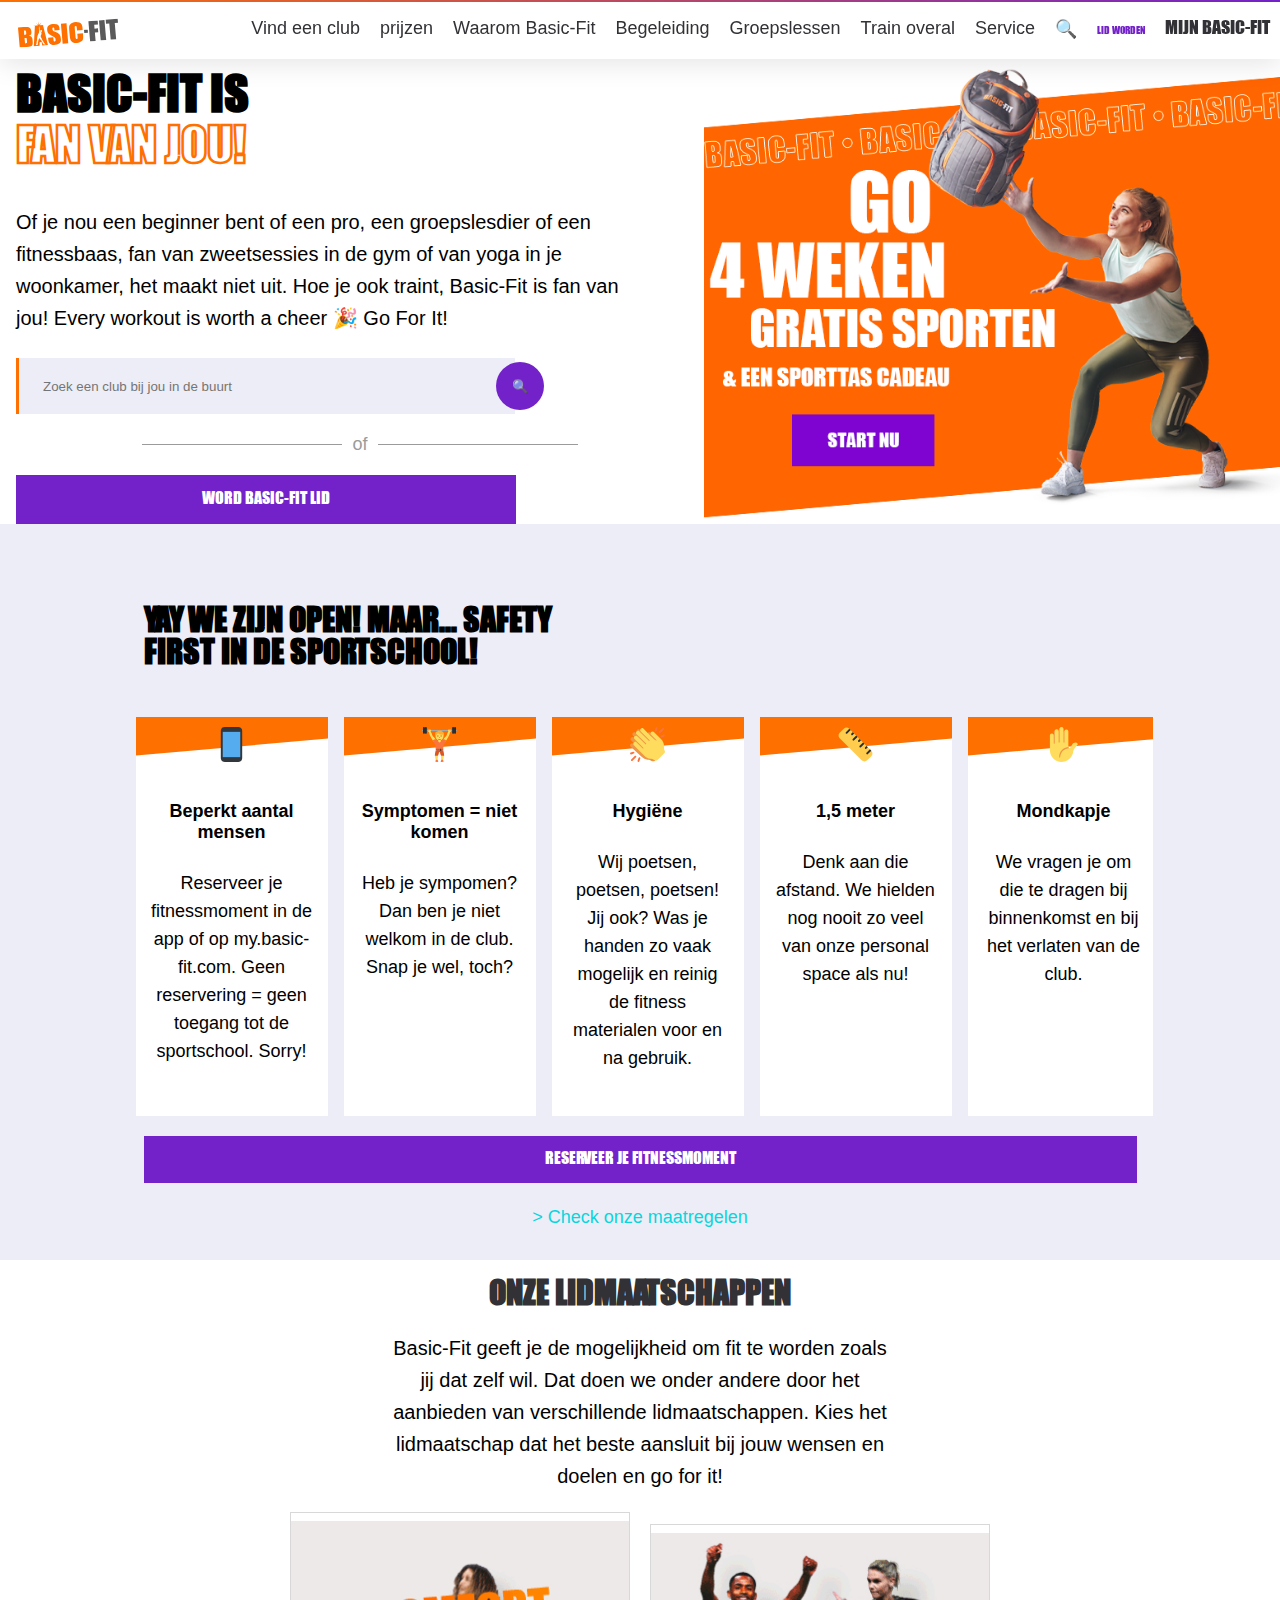
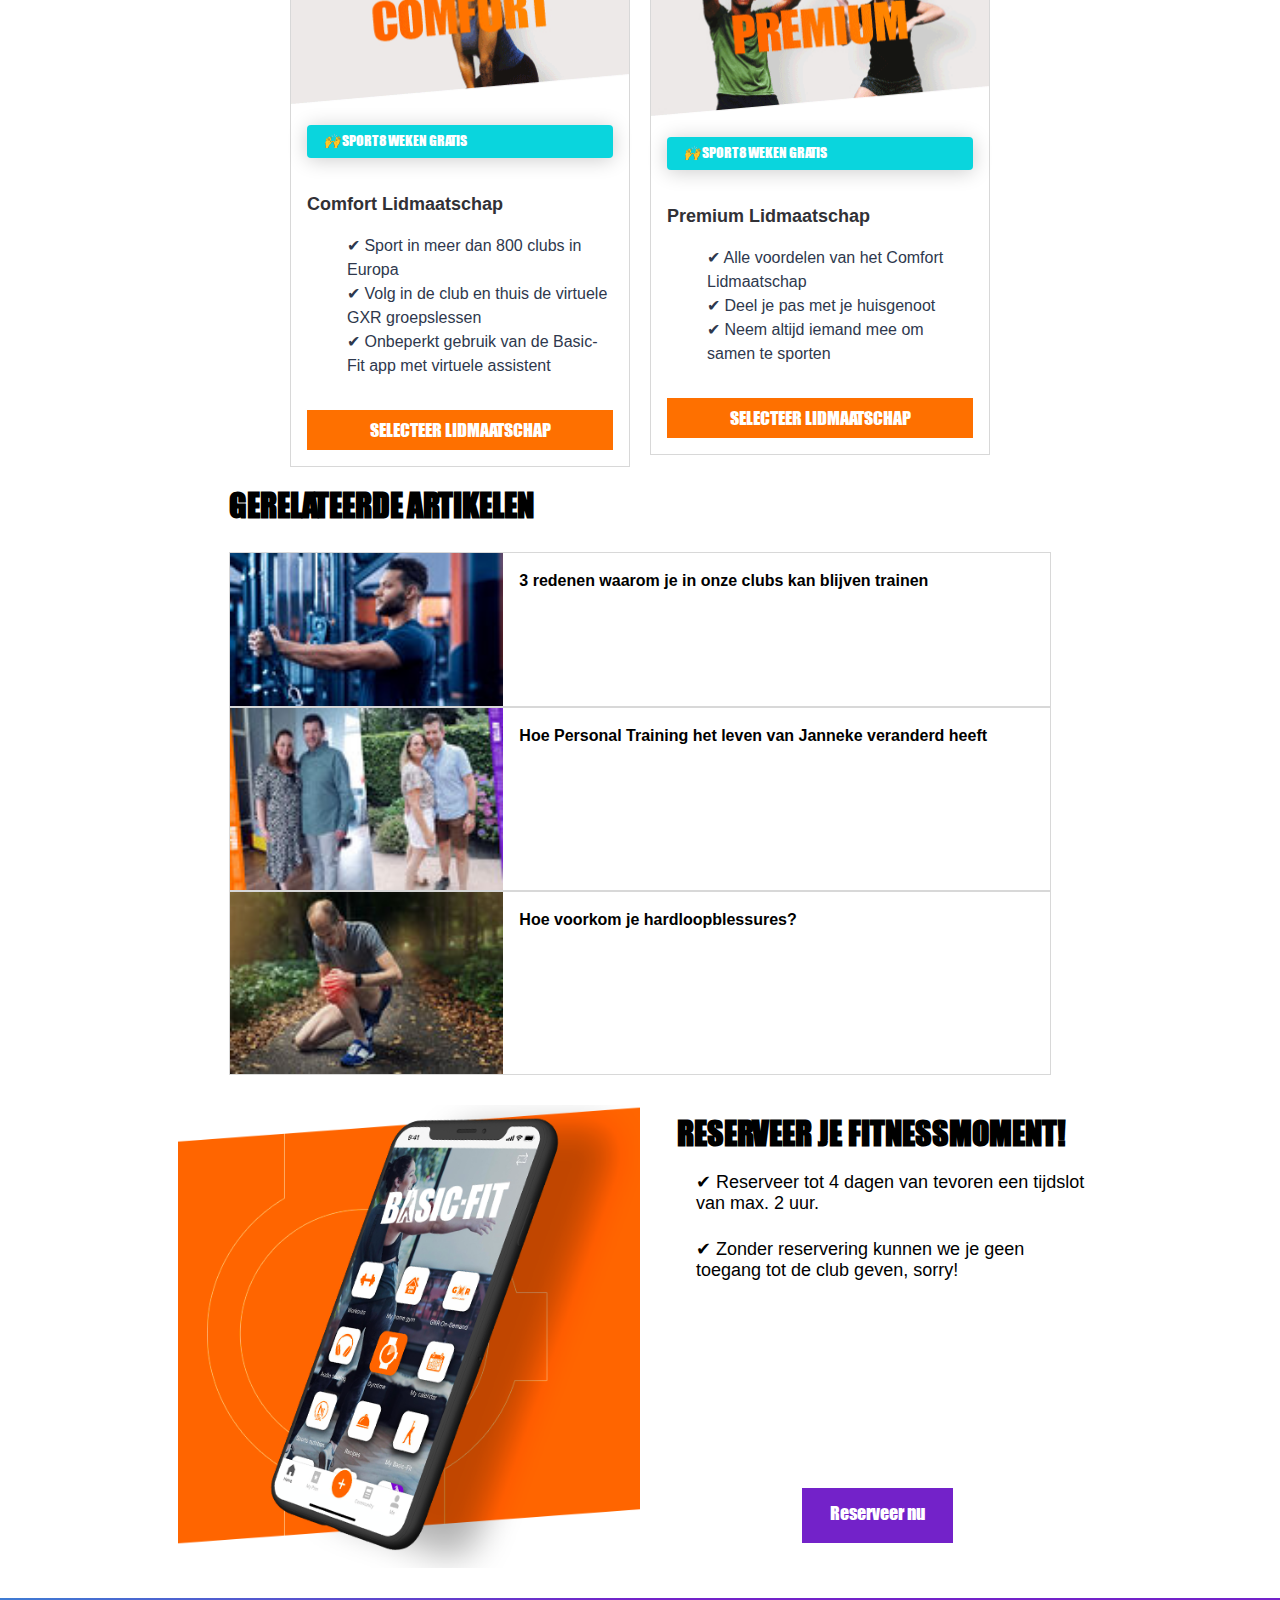
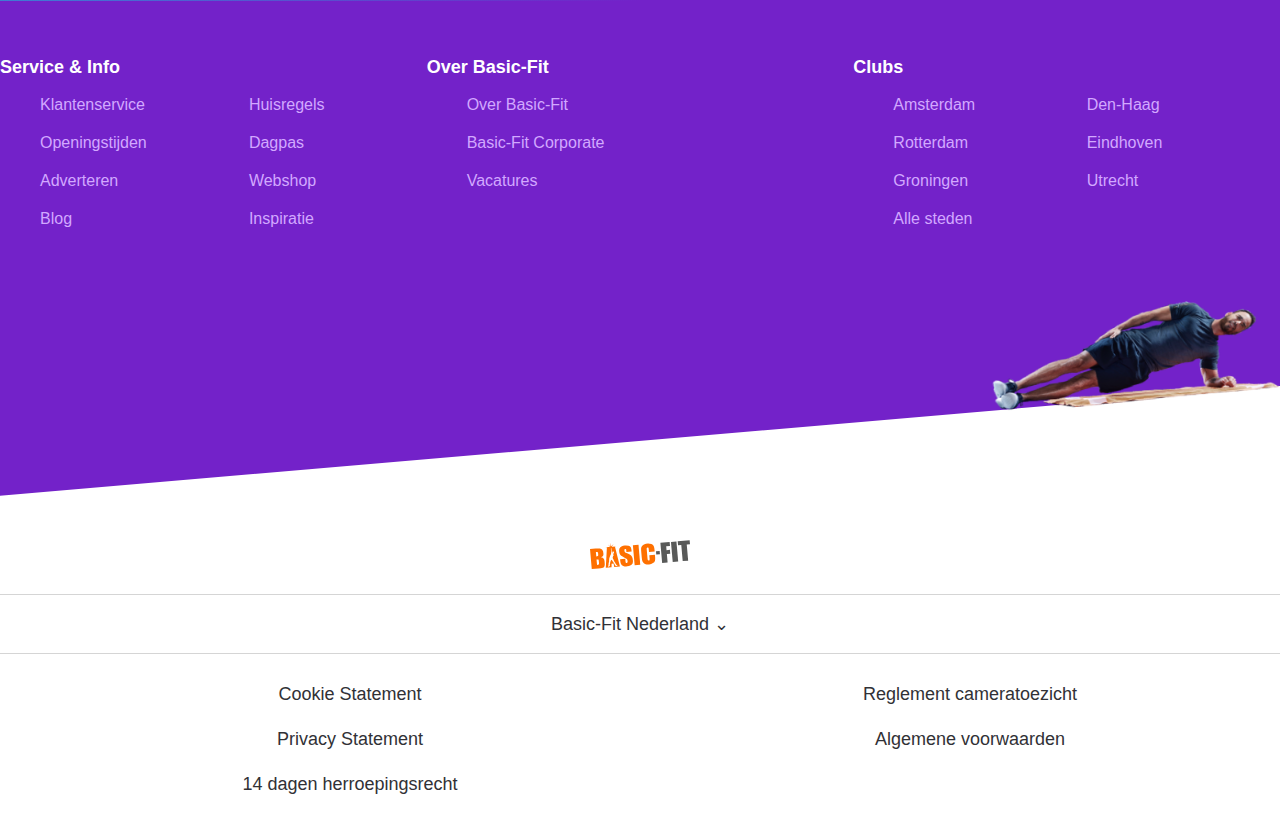
<file: index.html>
<!doctype html>
<html lang="nl">
	<head>
		<meta charset="UTF-8">
		<meta name="author" content="Thasja Thoolen">
		<meta name="viewport" content="width=device-width, initial-scale=1">
		<title>Basic-Fit</title>
		<link href="styles/style.css" rel="stylesheet">
	</head>
	<body>
		<header>
			<nav class='main-nav'>
				<ul>
					<li><button id="hamburgericoon">&#9776;</button></li>
					<li><a class="lidworden" href="">lid worden</a></li>
					<li><a href="">&#x1F50D;</a></li>
					<li class='logolinkstop'><a href='index.html'><img src='images/logo.basicfit.svg' alt='logo basic-fit'></a></li>
				</ul>
			</nav>
			<nav id="nav-desk">
				<ul>
					<li><a id="navzwart" href="">mijn basic-fit</a></li>
					<li><a class="lidworden" href="">lid worden</a></li>
					<li><a href="">&#x1F50D;</a></li>
					<li><a class="paginalinks" href="">Service</a></li>
					<li><a class="paginalinks" href="trainoveral.html">Train overal</a></li>
					<li><a class="paginalinks" href="">Groepslessen</a></li>
					<li><a class="paginalinks" href="">Begeleiding</a></li>
					<li><a class="paginalinks" href="">Waarom Basic-Fit</a></li>
					<li><a class="paginalinks" href="">prijzen</a></li>
					<li><a class="paginalinks" href="">Vind een club</a></li>
					<li class='logolinkstop'><a href='index.html'><img src='images/logo.basicfit.svg' alt='logo basic-fit'></a></li>
				</ul>
			</nav>
			<section id="hamburgermenu" class="js--overlay">
				<p class="logolinkstop"><a href='index.html'><img src='images/logo.basicfit.svg' alt='logo basic-fit'></a></p>
				<button class="closeMobileMenu" id="kruisje">&#10005;</button>
				<ul id="mobileMenu">
					<li><a href="">Vind een club</a></li>
					<li><a href="">Prijzen</a></li>
					<li><a href="">Waarom Basic-Fit</a></li>
					<li><a href="">Begeleiding</a></li>
					<li><a href="">Groepslessen</a></li>
					<li><a href="trainoveral.html">Train overal</a></li>
					<li><a href="">Service</a></li>
					<li><a id="lidwordenkoverlay" href="">lid worden</a></li>
					<div id="nav-seperator"></div>
					<li> <a href="">Mijn basic fit</a></li>
				</ul>
			</section>
		</header>
		<main>
			<section id="hoofdmax">
				<img id="hoofdpagina" src="images/hoofdafbeelding.pagina1.png" alt='go 4 weken gratis sporten en sporttas cadeau'>
				<div id="kopje1" class="zijruimte">
					<h1>
					basic-fit is
					<span>fan van jou!</span>
					</h1>
					<p id="tussentext1">Of je nou een beginner bent of een pro, een groepslesdier of een fitnessbaas, fan van zweetsessies in de gym of van yoga in je woonkamer, het maakt niet uit. Hoe je ook traint, Basic-Fit is fan van jou! Every workout is worth a cheer 🎉 Go For It!</p>
					<form>
						<input type="search" name="searchterm" placeholder="Zoek een club bij jou in de buurt">
						<button id="rondje">&#x1F50D;</button>
					</form>
					<p id="seperator">of</p>
					<a id="paarsebutton" href="">word basic-fit lid</a>
				</div>
			</section>
			
			<section class="zijruimte" id="carouselvak">
				<div id="mediawidth">
					<h2>yay we zijn open! maar... safety first in de sportschool!</h2>
					<div id="carouselrow">
						<article tabindex="0" class="carart">
							<img class="carimg" src="images/icoon.carousel1.svg" alt="icoon telefoon">
							<div class="carouseltekst">
								<h3>Beperkt aantal mensen</h3>
								<p>Reserveer je fitnessmoment in de app of op my.basic-fit.com. Geen reservering = geen toegang tot de sportschool. Sorry!</p>
							</div>
						</article>
						<article tabindex="0" class="carart">
							<img class="carimg" src="images/icoon.carousel2.svg" alt="icoon gewichtheffen">
							<div class="carouseltekst">
								<h3>Symptomen = niet komen</h3>
								<p>Heb je sympomen? Dan ben je niet welkom in de club. Snap je wel, toch?</p>
							</div>
						</article>
						<article tabindex="0" class="carart">
							<img class="carimg" src="images/icoon.carousel3.svg" alt="icoon handen klappen">
							<div class="carouseltekst">
								<h3>Hygiëne</h3>
								<p>Wij poetsen, poetsen, poetsen! Jij ook? Was je handen zo vaak mogelijk en reinig de fitness materialen voor en na gebruik.</p>
							</div>
						</article>
						<article tabindex="0" class="carart">
							<img class="carimg" src="images/icoon.carousel4.svg" alt="icoon lineaal">
							<div class="carouseltekst">
								<h3>1,5 meter</h3>
								<p>Denk aan die afstand. We hielden nog nooit zo veel van onze personal space als nu!</p>
							</div>
						</article>
						<article tabindex="0" class="carart">
							<img class="carimg" src="images/icoon.carousel5.svg" alt="icoon stop gebaar">
							<div class="carouseltekst">
								<h3>Mondkapje</h3>
								<p>We vragen je om die te dragen bij binnenkomst en bij het verlaten van de club.</p>
							</div>
						</article>
					</div>
					<a id="reserveer1" href="">reserveer je fitnessmoment</a>
					<a id="blauwelink" href=""> > Check onze maatregelen</a>
				</div>
			</section>
			<section class="zijruimte">
				<div id="tussentext2">
					<h2>onze lidmaatschappen</h2>
					<p >Basic-Fit geeft je de mogelijkheid om fit te worden zoals jij dat zelf wil. Dat doen we onder andere door het aanbieden van verschillende lidmaatschappen. Kies het lidmaatschap dat het beste aansluit bij jouw wensen en doelen en go for it!</p>
				</div>
				<div id="griddisplay">
					<article class="article">
						<img src="images/video1section3.gif" alt="comfort gif">
						<div class="ruimte">
							<button>
							<i>🙌</i>
							Sport 8 weken gratis
							</button>
							<p class="koptekstartikel">Comfort Lidmaatschap</p>
							<ul>
								<li>&#10004; Sport in meer dan 800 clubs in Europa</li>
								<li>&#10004; Volg in de club en thuis de virtuele GXR groepslessen</li>
								<li>&#10004; Onbeperkt gebruik van de Basic-Fit app met virtuele assistent</li>
							</ul>
							<a tabindex="0" class="oranjeknop">selecteer lidmaatschap</a>
						</div>
					</article>
					<article class="article">
						<img src="images/video2section3.gif" alt="premium gif">
						<div class="ruimte">
							<button>
							<i>🙌</i>
							Sport 8 weken gratis
							</button>
							<p class="koptekstartikel">Premium Lidmaatschap</p>
							<ul>
								<li>&#10004; Alle voordelen van het Comfort Lidmaatschap</li>
								<li>&#10004; Deel je pas met je huisgenoot</li>
								<li>&#10004; Neem altijd iemand mee om samen te sporten</li>
							</ul>
							<a tabindex="0" class="oranjeknop">selecteer lidmaatschap</a>
						</div>
					</article>
				</div>
			</section>
			
			<section id="gerelateerde" class="zijruimte">
				<h2>Gerelateerde artikelen</h2>
				<div class="nieuws">
					<img src="images/foto3.section4.jpg" alt="man op sport apparaat">
					<p>3 redenen waarom je in onze clubs kan blijven trainen</p>
				</div>
				<div class="nieuws">
					<img src="images/foto1.section4.jpg" alt="koppel voor en na het afvallen">
					<p>
					Hoe Personal Training het leven van Janneke veranderd heeft</p>
				</div>
				<div class="nieuws">
					<img src="images/foto2.section4.jpg" alt="man met geblesseerde knie">
					<p>Hoe voorkom je hardloopblessures?</p>
				</div>
			</section>
			<section id="laatstesection">
				<img id="laatstebanner" src="images/banner.section4.png" alt="basic-fit app op mobiel">
				<div id="laatstemaintekst" class="zijruimte">
					<h2>Reserveer je fitnessmoment!</h2>
					<ul>
						<li>&#10004; Reserveer tot 4 dagen van tevoren een tijdslot van max. 2 uur.</li>
						<li>&#10004; Zonder reservering kunnen we je geen toegang tot de club geven, sorry!</li>
					</ul>
					<a id="reserveerpaars" href="">Reserveer nu</a>
				</div>
			</section>
			<script src="scripts/script.js"></script>
		</main>
		
		<footer>
			<section id="footerpaars">
				<div id="flexfooter">
					<div>
						<h3>Service & Info</h3>
						<ul id="footer1" class="footerlinks">
							<li><a href="">Klantenservice</a></li>
							<li><a href="">Huisregels</a></li>
							<li><a href="">Openingstijden</a></li>
							<li><a href="">Dagpas</a></li>
							<li><a href="">Adverteren</a></li>
							<li><a href="">Webshop</a></li>
							<li><a href="">Blog</a></li>
							<li><a href="">Inspiratie</a></li>
						</ul>
					</div>
					<div>
						<h3>Over Basic-Fit</h3>
						<div >
							<ul class="footerlinks" id="footer2">
								<li><a href="">Over Basic-Fit</a></li>
								<li><a href="">Basic-Fit Corporate</a></li>
								<li><a href="">Vacatures</a></li>
							</ul>
						</div>
					</div>
					<div>
						<h3>Clubs</h3>
						<div >
							<ul class="footerlinks" id="footer3">
								<li><a href="">Amsterdam</a></li>
								<li><a href="">Den-Haag</a></li>
								<li><a href="">Rotterdam</a></li>
								<li><a href="">Eindhoven</a></li>
								<li><a href="">Groningen</a></li>
								<li><a href="">Utrecht</a></li>
								<li><a href="">Alle steden</a></li>
							</ul>
						</div>
					</div>
				</div>
				<img id="manopzij" src="images/foto1.footer.png" alt="man in zijwaardse plank houding">
				<img id= "achtergrondman" src="images/witschuin.svg" alt="achtergrond van de man in plank houding">
			</section>
			<section>
				<div id="basiclogo">
					<a href='index.html'><img src='images/logo.basicfit.svg' alt='logo basic-fit'></a>
				</div>
				<div>
					<div class="footer-seperator"></div>
					<p tabindex="0" id="center">Basic-Fit Nederland &#8964;</p>
					<div class="footer-seperator"></div>
				</div>
				
				<ul id="tekstwitfooter">
					<li><a id="grid1" href="">Cookie Statement</a></li>
					<li><a href="">Reglement cameratoezicht</a></li>
					<li><a href="">Privacy Statement</a></li>
					<li><a href="">Algemene voorwaarden</a></li>
					<li><a href="">14 dagen herroepingsrecht</a></li>
				</ul>
				
			</section>
		</footer>
	</body>
	
</html>
</file>
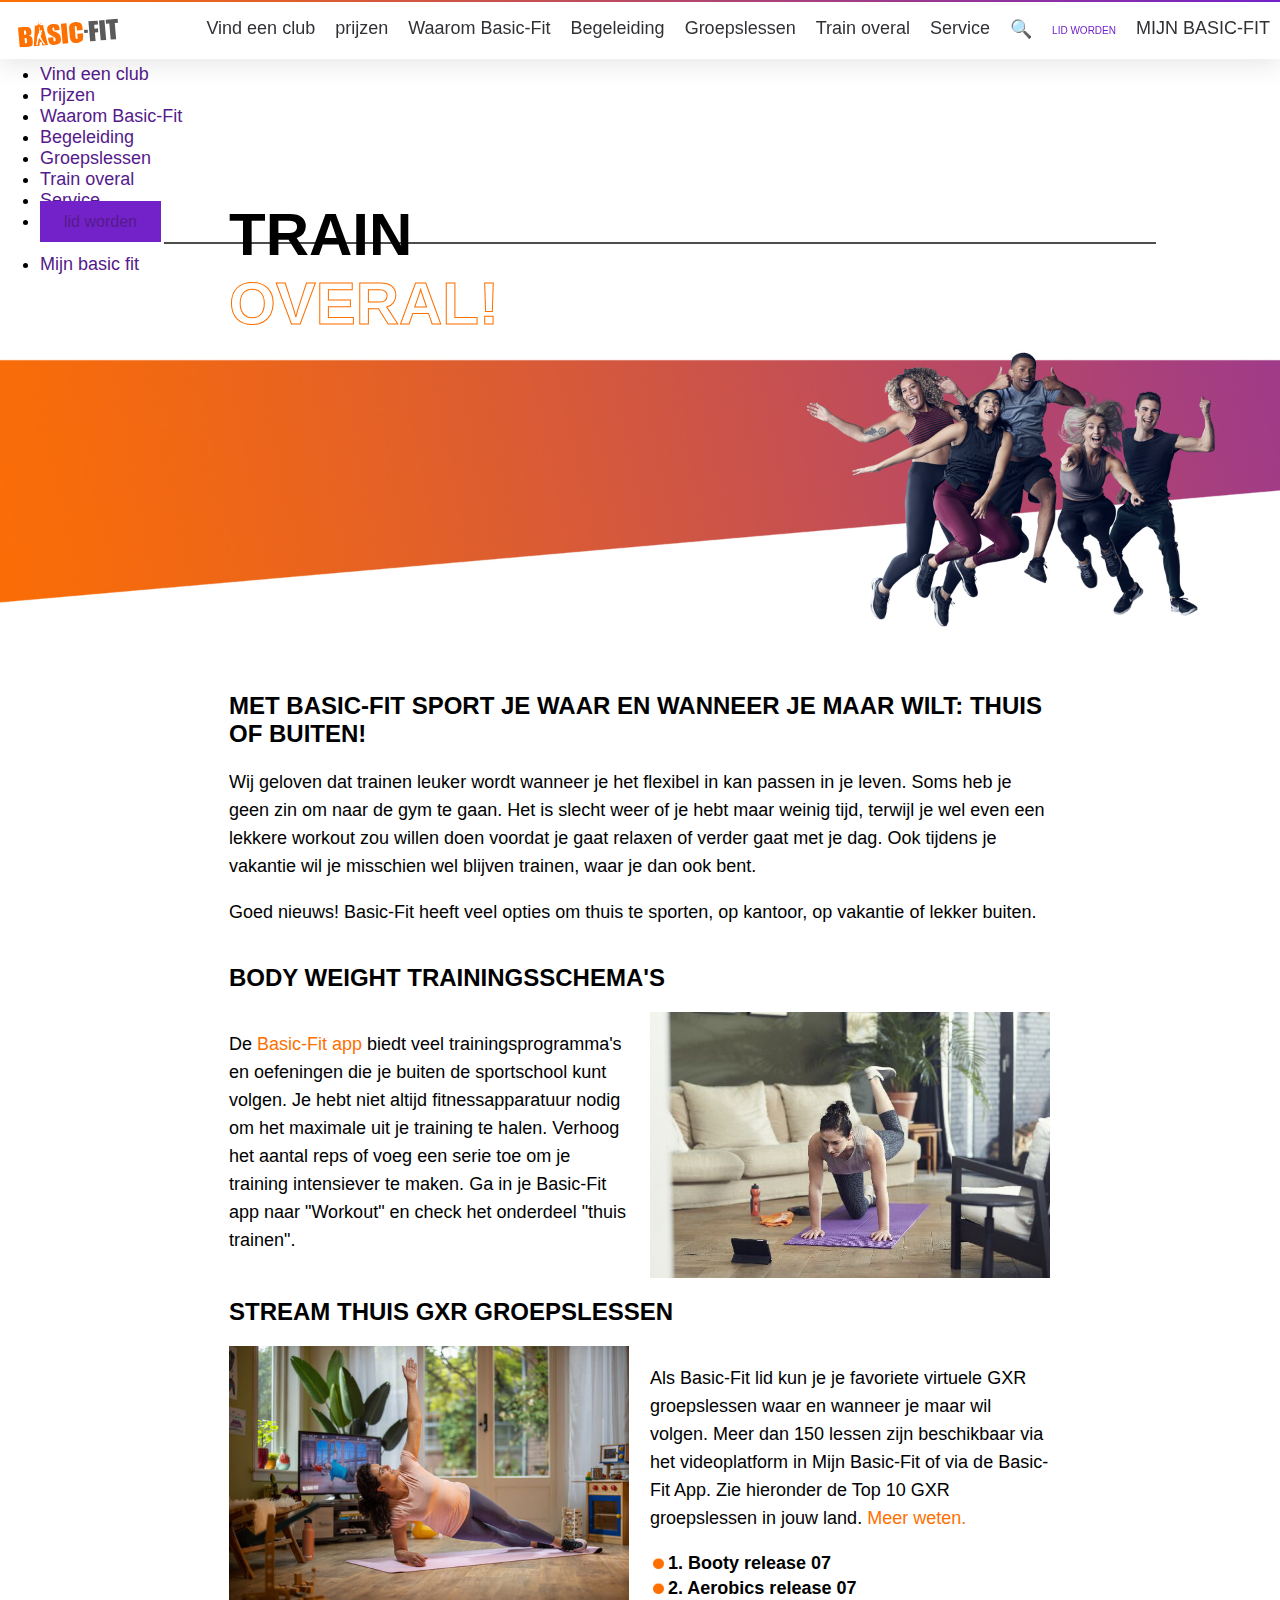
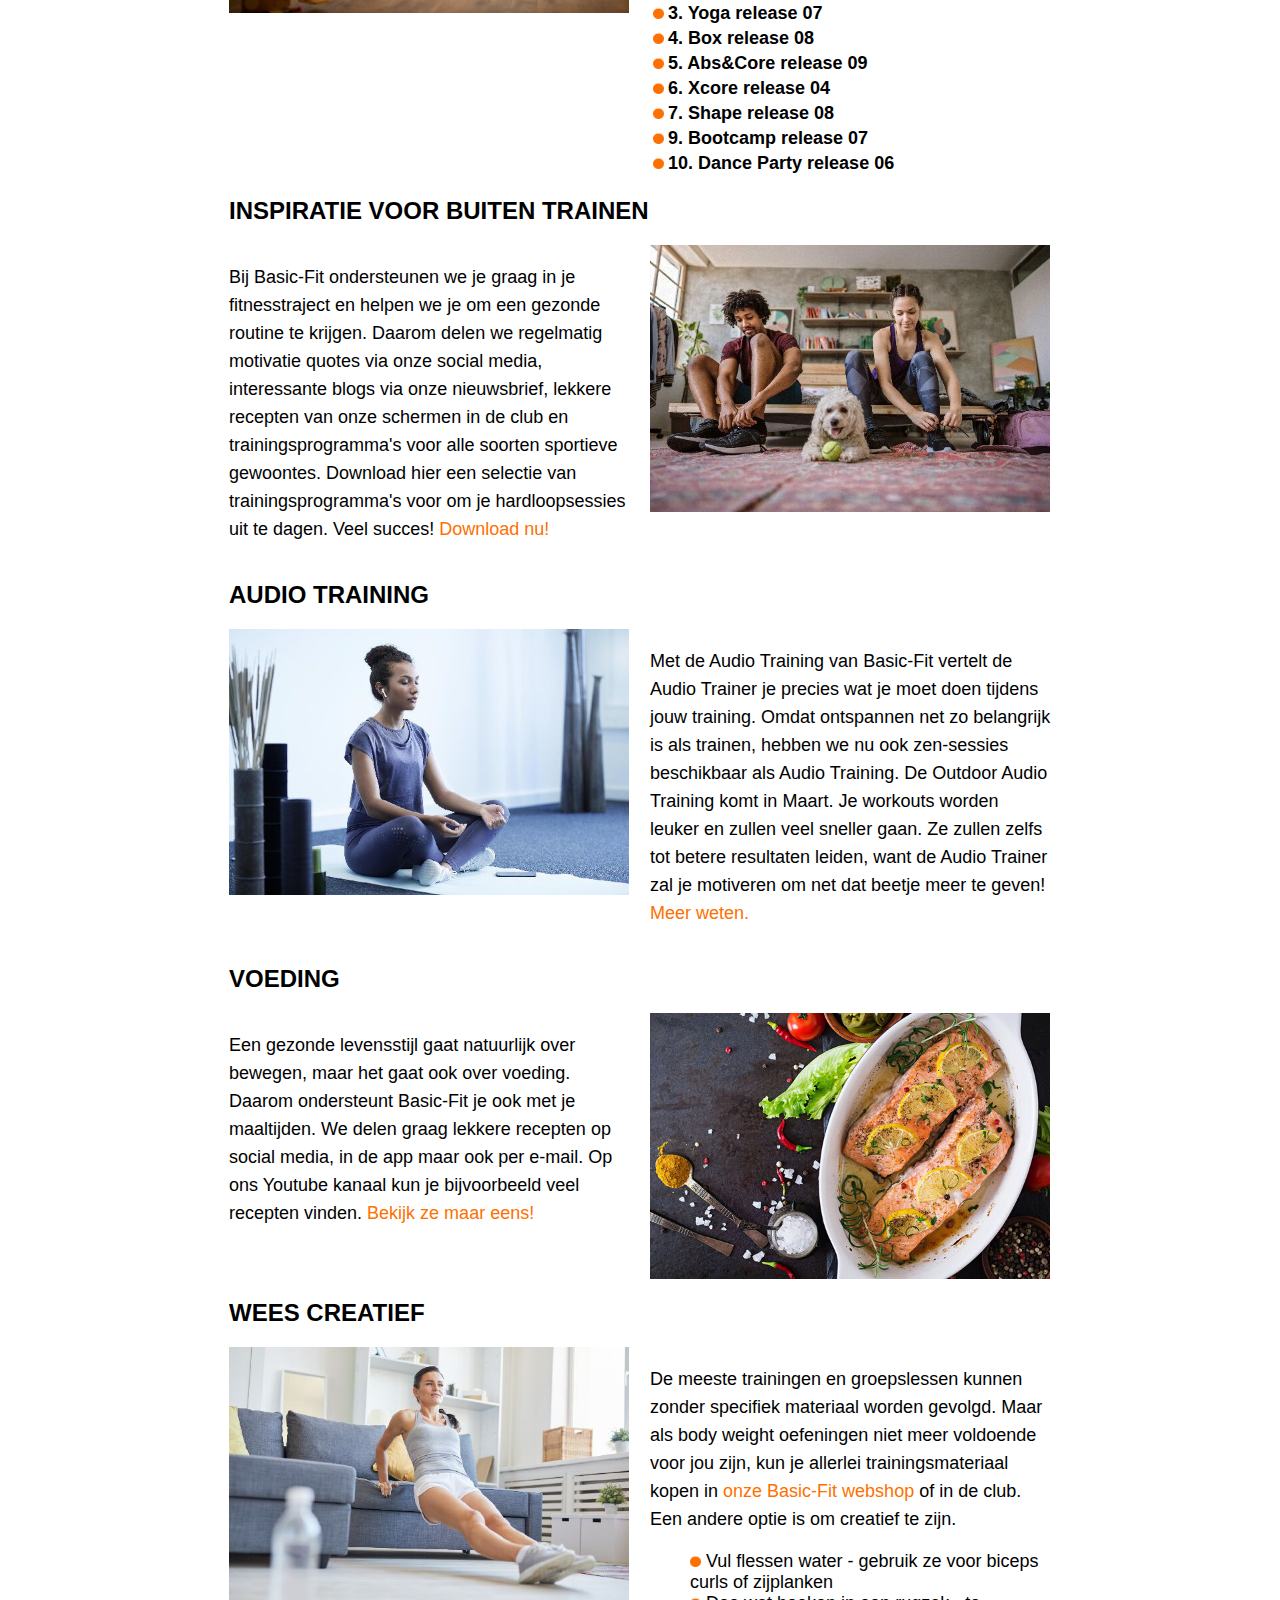
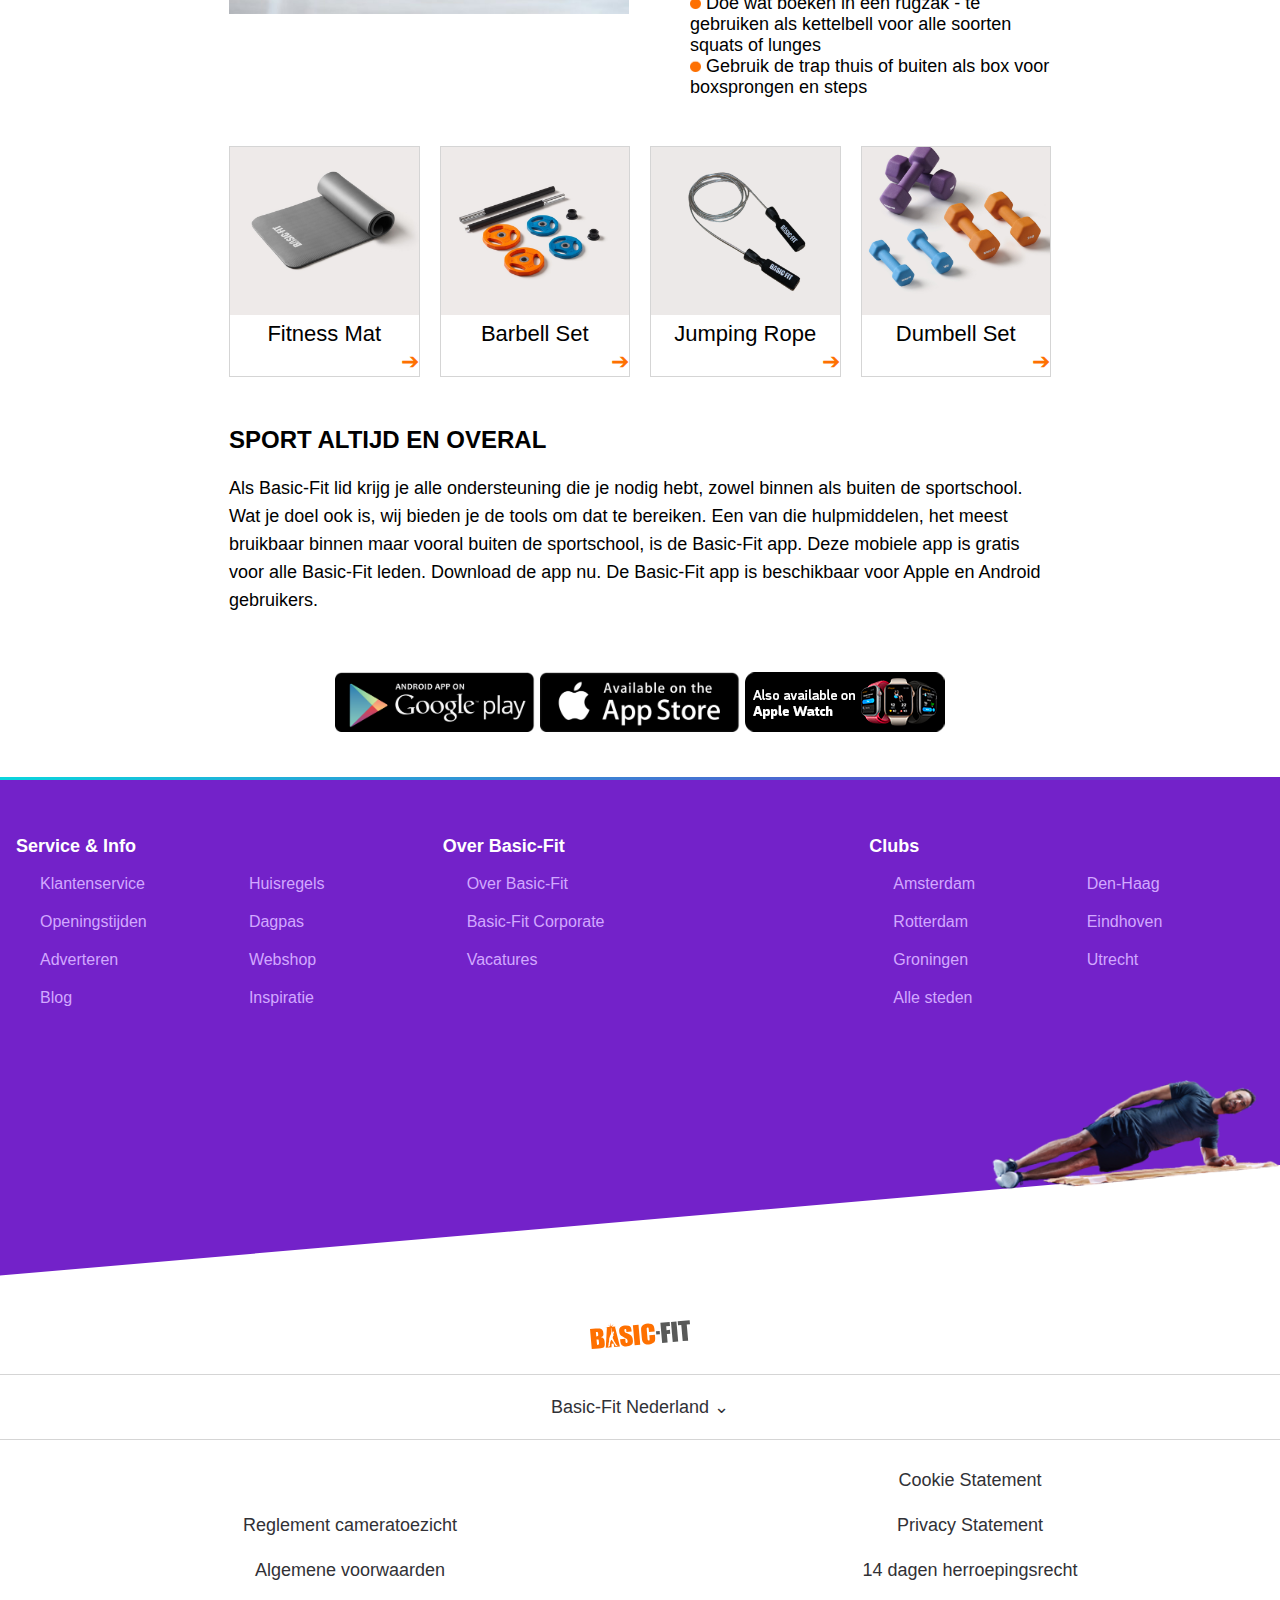
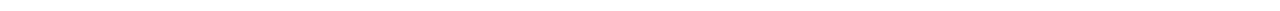
<file: pagina2.html>
<!doctype html>
<html lang="nl">
	<body>
		<head>
			<meta charset="UTF-8">
			<meta name="author" content="jouw naam">
			<meta name="viewport" content="width=device-width, initial-scale=1">
			<title>Train overal</title>
			<link href="styles/stylepagina2.css" rel="stylesheet">
		</head>
		<body>
			<header>
				<nav class='main-nav'>
					<ul>
						<li onclick="mobileNavOpen()">&#9776;</li>
						<li><a class="lidworden" href="">lid worden</a></li>
						<li><a href="">&#x1F50D;</a></li>
						<li class='logolinkstop'><a href='index.html'><img src='images/logo.basicfit.svg' alt='logo basic-fit'></a></li>
					</ul>
				</nav>
				<nav id="nav-desk">
					<ul>
						<li><a id="navzwart" href="">mijn basic-fit</a></li>
						<li><a class="lidworden" href="">lid worden</a></li>
						<li><a href="">&#x1F50D;</a></li>
						<li><a class="paginalinks" href="">Service</a></li>
						<li><a class="paginalinks" href="pagina2.html">Train overal</a></li>
						<li><a class="paginalinks" href="">Groepslessen</a></li>
						<li><a class="paginalinks" href="">Begeleiding</a></li>
						<li><a class="paginalinks" href="">Waarom Basic-Fit</a></li>
						<li><a class="paginalinks" href="">prijzen</a></li>
						<li><a class="paginalinks" href="">Vind een club</a></li>
						<li class='logolinkstop'><a href='index.html'><img src='images/logo.basicfit.svg' alt='logo basic-fit'></a></li>
					</ul>
				</nav>
				<section onclick="mobileNavClose()" id="js--overlay">
					<p class="logolinkstop"><a href='index.html'><img src='images/logo.basicfit.svg' alt='logo basic-fit'></a></p>
					<p id="closeMobileMenu" onclick="mobileNavClose()">&#10005;</p>
					<ul id="mobileMenu">
						<li> <a href="">Vind een club</a> </li>
						<li> <a href="">Prijzen</a> </li>
						<li> <a href="">Waarom Basic-Fit</a> </li>
						<li> <a href="">Begeleiding</a> </li>
						<li> <a href="">Groepslessen</a> </li>
						<li> <a href="">Train overal</a> </li>
						<li> <a href="">Service</a> </li>
						<li><a id="lidwordenkoverlay" href="">lid worden</a></li>
						<div id="nav-seperator"></div>
						<li> <a href="">Mijn basic fit</a> </li>
					</ul>
				</section>
			</header>
			<div id="hoofdimage">
				<img  src="images/hoofdfotopagina2.1.jpg" alt=''>
			</div>
			<div id="hoofdimagedesk">
				<img src="images/hoofdfotopagina2.jpg">
			</div>
			<main id="zijruimte">
				<section>
					<h1>
					train
					<span id="titeloranje">overal!</span>
					</h1>
				</section>
				
				<section id="eerstetekst">
					<h2>met basic-fit sport je waar en wanneer je maar wilt: thuis of buiten!</h2>
					<p>Wij geloven dat trainen leuker wordt wanneer je het flexibel in kan passen in je leven. Soms heb je geen zin om naar de gym te gaan. Het is slecht weer of je hebt maar weinig tijd, terwijl je wel even een lekkere workout zou willen doen voordat je gaat relaxen of verder gaat met je dag. Ook tijdens je vakantie wil je misschien wel blijven trainen, waar je dan ook bent.</p>
					<p>Goed nieuws! Basic-Fit heeft veel opties om thuis te sporten, op kantoor, op vakantie of lekker buiten.</p>
				</section>
				
				<section id="gridcontainer">
					<h2 class="gridspan">body weight trainingsschema's</h2>
					<p> De <span class="orajetekst">Basic-Fit app</span> biedt veel trainingsprogramma's en oefeningen die je buiten de sportschool kunt volgen. Je hebt niet altijd fitnessapparatuur nodig om het maximale uit je training te halen. Verhoog het aantal reps of voeg een serie toe om je training intensiever te maken. Ga in je Basic-Fit app naar "Workout" en check het onderdeel "thuis trainen".</p>
					<img class="gridimg" src="images/imgsection2.jpg">
					
					<h2 class="gridspan">stream thuis gxr groepslessen</h2>
					<img class="gridimg" src="images/imgsection3.jpg">
					<div>
						<p>Als Basic-Fit lid kun je je favoriete virtuele GXR groepslessen waar en wanneer je maar wil volgen. Meer dan 150 lessen zijn beschikbaar via het videoplatform in Mijn Basic-Fit of via de Basic-Fit App. Zie hieronder de Top 10 GXR groepslessen in jouw land. <span class="orajetekst">Meer weten.</span></p>
						<table>
							<tr>
								<th><img src="images/tabledot.jpg"></th>
								<th>1. Booty release 07</th>
							</tr>
							<tr>
								<th><img class='dot' src="images/tabledot.jpg"></th>
								<th>2. Aerobics release 07</th>
							</tr>
							<tr>
								<th><img src="images/tabledot.jpg"></th>
								<th>3. Yoga release 07</th>
							</tr>
							<tr>
								<th><img src="images/tabledot.jpg"></th>
								<th>4. Box release 08</th>
							</tr>
							<tr>
								<th><img src="images/tabledot.jpg"></th>
								<th>5. Abs&Core release 09</th>
							</tr>
							<tr>
								<th><img src="images/tabledot.jpg"></th>
								<th>6. Xcore release 04</th>
							</tr>
							<tr>
								<th><img src="images/tabledot.jpg"></th>
								<th>7. Shape release 08</th>
							</tr>
							<tr>
								<th><img src="images/tabledot.jpg"></th>
								<th>9. Bootcamp release 07</th>
							</tr>
							<tr>
								<th><img src="images/tabledot.jpg"></th>
								<th>10. Dance Party release 06</th>
							</tr>
						</table>
					</div>
					<h2 class="gridspan">inspiratie voor buiten trainen</h2>
					<p>Bij Basic-Fit ondersteunen we je graag in je fitnesstraject en helpen we je om een gezonde routine te krijgen. Daarom delen we regelmatig motivatie quotes via onze social media, interessante blogs via onze nieuwsbrief, lekkere recepten van onze schermen in de club en trainingsprogramma's voor alle soorten sportieve gewoontes. Download hier een selectie van trainingsprogramma's voor om je hardloopsessies uit te dagen. Veel succes! <span class="orajetekst">Download nu!</span></p>
					<img class="gridimg" src="images/imgsection4.jpg">
					
					<h2 class="gridspan">audio training</h2>
					<img class="gridimg" src="images/imgsection5.jpg" >
					<p>Met de Audio Training van Basic-Fit vertelt de Audio Trainer je precies wat je moet doen tijdens jouw training. Omdat ontspannen net zo belangrijk is als trainen, hebben we nu ook zen-sessies beschikbaar als Audio Training. De Outdoor Audio Training komt in Maart. Je workouts worden leuker en zullen veel sneller gaan. Ze zullen zelfs tot betere resultaten leiden, want de Audio Trainer zal je motiveren om net dat beetje meer te geven! <span class="orajetekst">Meer weten.</span></p>
					<h2 class="gridspan">voeding</h2>
					<p>Een gezonde levensstijl gaat natuurlijk over bewegen, maar het gaat ook over voeding. Daarom ondersteunt Basic-Fit je ook met je maaltijden. We delen graag lekkere recepten op social media, in de app maar ook per e-mail. Op ons Youtube kanaal kun je bijvoorbeeld veel recepten vinden. <span class="orajetekst">Bekijk ze maar eens!</span></p>
					<img class="gridimg" src="images/imgsection6.jpg">
					<h2 class="gridspan">wees creatief</h2>
					<img class="gridimg" src="images/imgsection7.jpg">
					<div>
						<p>De meeste trainingen en groepslessen kunnen zonder specifiek materiaal worden gevolgd. Maar als body weight oefeningen niet meer voldoende voor jou zijn, kun je allerlei trainingsmateriaal kopen in <span class="orajetekst">onze Basic-Fit webshop</span> of in de club. Een andere optie is om creatief te zijn.</p>
						<ul id="laatstelist">
							<li><img src="images/tabledot.jpg"> Vul flessen water - gebruik ze voor biceps curls of zijplanken</li>
							<li><img src="images/tabledot.jpg"> Doe wat boeken in een rugzak - te gebruiken als kettelbell voor alle soorten squats of lunges</li>
							<li><img src="images/tabledot.jpg"> Gebruik de trap thuis of buiten als box voor boxsprongen en steps</li>
						</ul>
					</div>
				</section>
				<section id="producten">
					<div class="productbox">
						<img src="images/section8.1.jpg">
						<p>Fitness Mat</p>
						<p class="pijloranje">&#10132;</p>
					</div>
					<div class="productbox">
						<img src="images/section8.2.jpg">
						<p>Barbell Set</p>
						<p class="pijloranje">&#10132;</p>
					</div>
					<div class="productbox">
						<img src="images/section8.3.png">
						<p>Jumping Rope</p>
						<p class="pijloranje">&#10132;</p>
					</div>
					<div class="productbox">
						<img src="images/section8.4.jpg">
						<p>Dumbell Set</p>
						<p class="pijloranje">&#10132;</p>
					</div>
				</section>
				<section>
					<h2> sport altijd en overal</h2>
					<p>Als Basic-Fit lid krijg je alle ondersteuning die je nodig hebt, zowel binnen als buiten de sportschool. Wat je doel ook is, wij bieden je de tools om dat te bereiken. Een van die hulpmiddelen, het meest bruikbaar binnen maar vooral buiten de sportschool, is de Basic-Fit app. Deze mobiele app is gratis voor alle Basic-Fit leden. Download de app nu. De Basic-Fit app is beschikbaar voor Apple en Android gebruikers.</p>
					<div id='laatstetekst'>
						<img src="images/googleappstore.png">
						<img src="images/appleappstore.png">
						<img src="images/watchappstore.png">
					</div>
				</section>
				<script src="scripts/script.js"></script>
			</main>
			
			<footer>
				<section id="footerpaars">
					<div id="flexfooter">
						<div>
							<h3>Service & Info</h3>
							<ul id="footer1" class="footerlinks">
								<li><a href="">Klantenservice</a></li>
								<li><a href="">Huisregels</a></li>
								<li><a href="">Openingstijden</a></li>
								<li><a href="">Dagpas</a></li>
								<li><a href="">Adverteren</a></li>
								<li><a href="">Webshop</a></li>
								<li><a href="">Blog</a></li>
								<li><a href="">Inspiratie</a></li>
							</ul>
						</div>
						<div>
							<h3>Over Basic-Fit</h3>
							<div>
								<ul class="footerlinks" id="footer2">
									<li><a href="">Over Basic-Fit</a></li>
									<li><a href="">Basic-Fit Corporate</a></li>
									<li><a href="">Vacatures</a></li>
								</ul>
							</div>
						</div>
						<div>
							<h3>Clubs</h3>
							<div >
								<ul class="footerlinks" id="footer3">
									<li><a href="">Amsterdam</a></li>
									<li><a href="">Den-Haag</a></li>
									<li><a href="">Rotterdam</a></li>
									<li><a href="">Eindhoven</a></li>
									<li><a href="">Groningen</a></li>
									<li><a href="">Utrecht</a></li>
									<li><a href="">Alle steden</a></li>
								</ul>
							</div>
						</div>
					</div>
					<img id="manopzij" src="images/foto1.footer.png">
					<img id= "achtergrondman" src="images/witschuin.svg">
				</section>
				<section>
					<div id="basiclogo">
						<a  href='index.html'><img src='images/logo.basicfit.svg' alt='logo basic-fit'>
						</div>
						<div>
							<div class="footer-seperator"></div>
							<p id="center">Basic-Fit Nederland &#8964;</p>
							<div class="footer-seperator"></div>
						</div>
						
						<ul id="tekstwitfooter">
							<li><a id="grid1" href="">Cookie Statement</a></li>
							<li><a href="">Reglement cameratoezicht</a></li>
							<li><a href="">Privacy Statement</a></li>
							<li><a href="">Algemene voorwaarden</a></li>
							<li><a href="">14 dagen herroepingsrecht</a></li>
						</ul>
						
					</section>
				</footer>
			</body>
			
		</html>
</file>
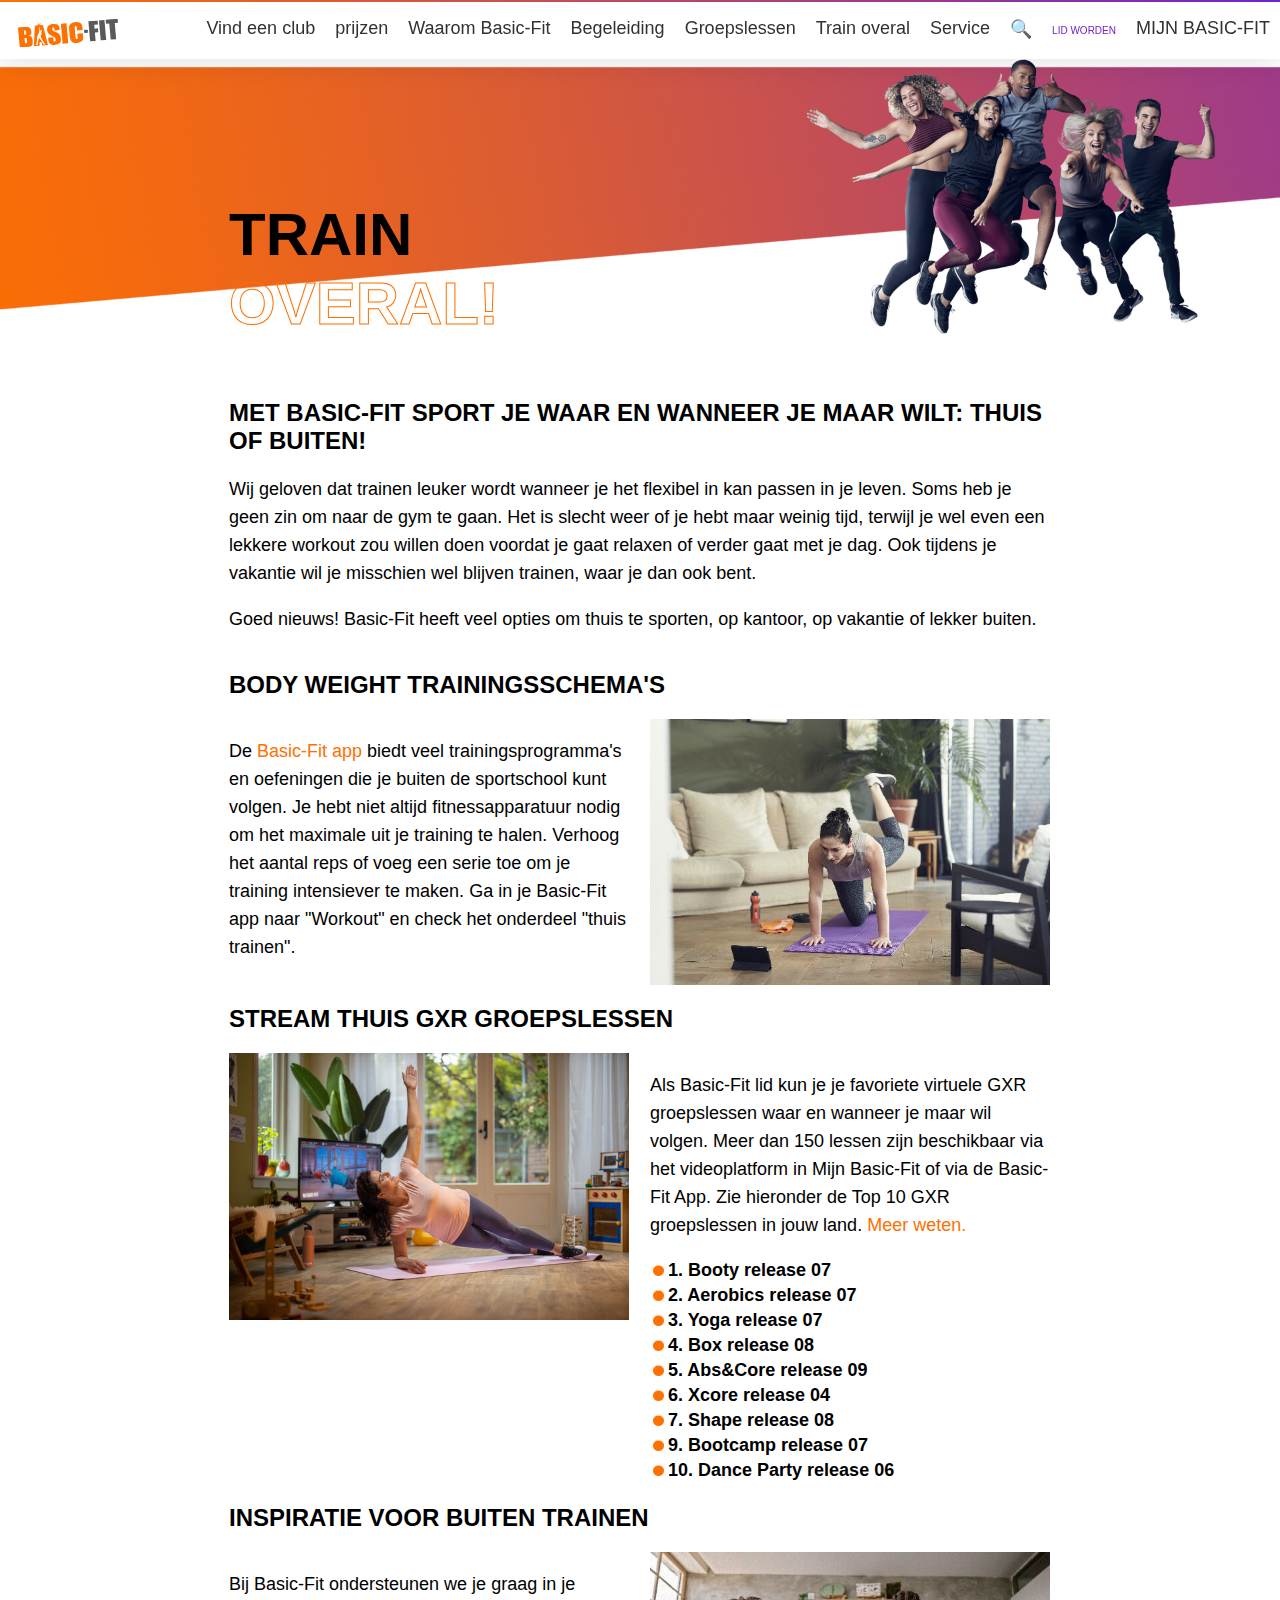
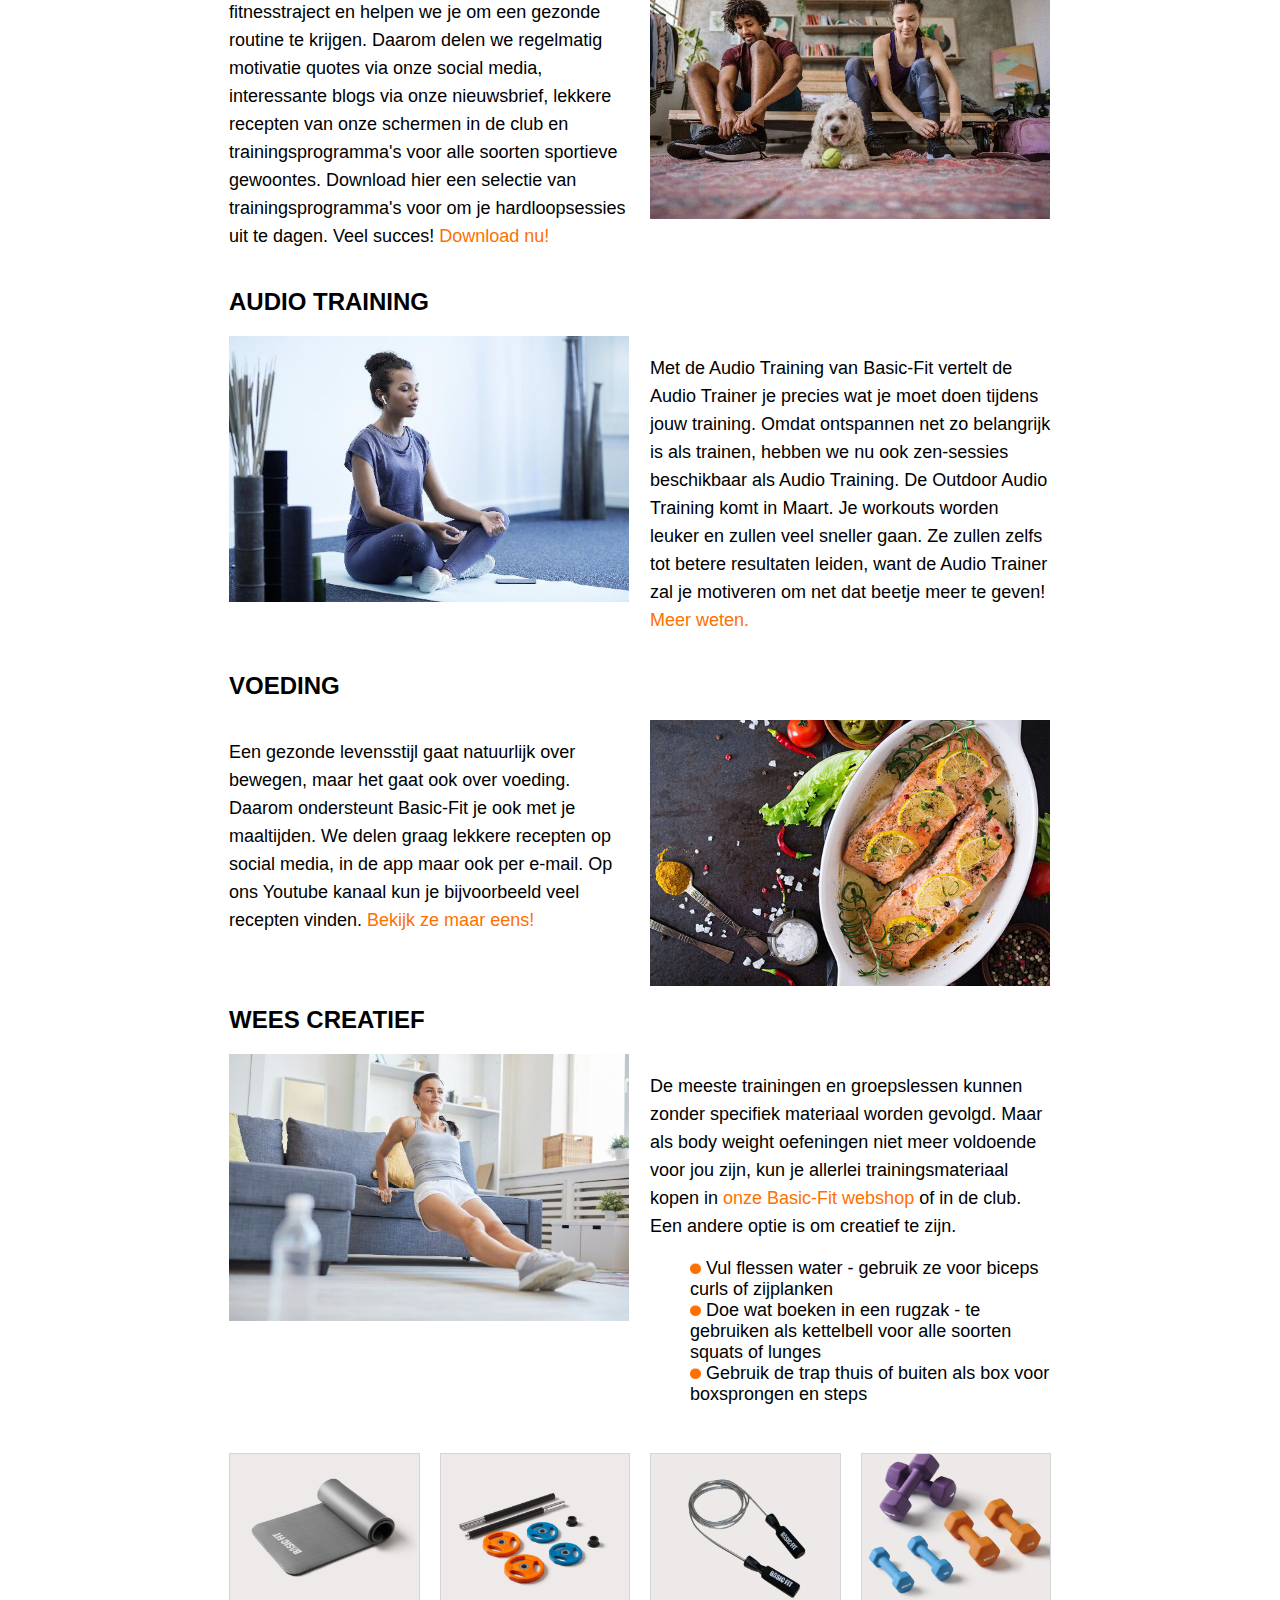
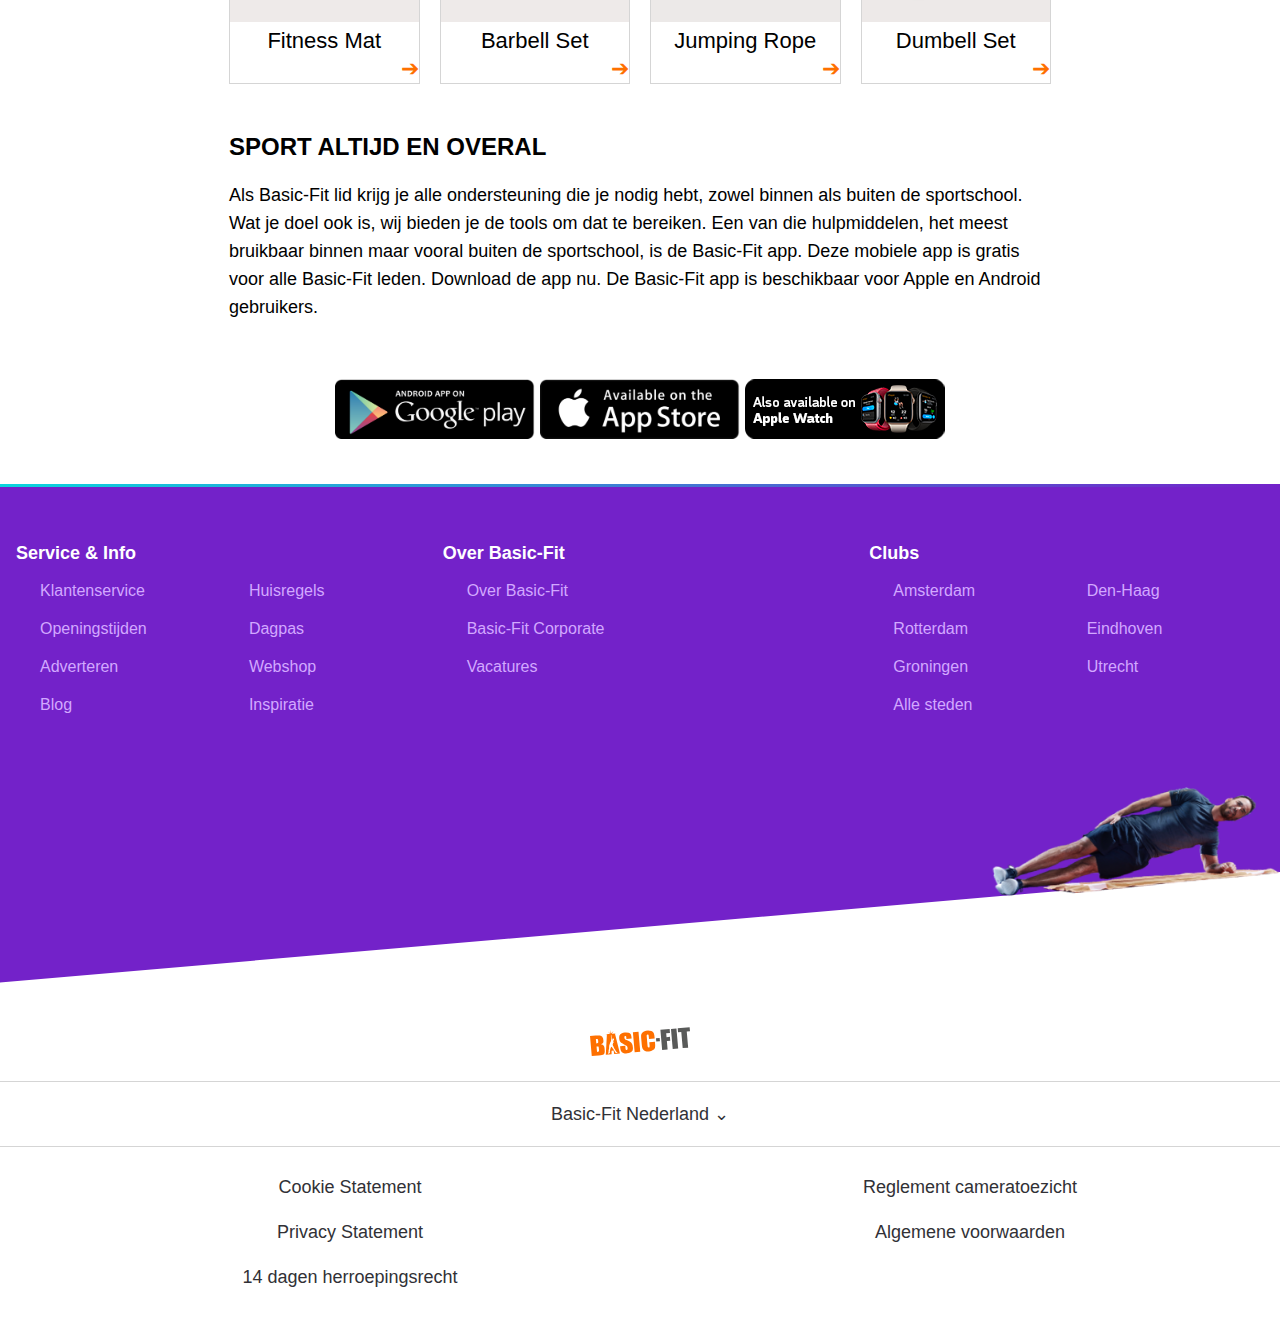
<file: trainoveral.html>
<!doctype html>
<html lang="nl">
	<head>
		<meta charset="UTF-8">
		<meta name="author" content="Thasja Thoolen">
		<meta name="viewport" content="width=device-width, initial-scale=1">
		<title>Train overal</title>
		<link href="styles/stylepagina2.css" rel="stylesheet">
	</head>
	<body>
		<header>
			<nav class='main-nav'>
				<ul>
					<li><butto id="hamburgericoon">&#9776;</button></li>
					<li><a class="lidworden" href="">lid worden</a></li>
					<li><a href="">&#x1F50D;</a></li>
					<li class='logolinkstop'><a href='index.html'><img src='images/logo.basicfit.svg' alt='logo basic-fit'></a></li>
				</ul>
			</nav>
			<nav id="nav-desk">
				<ul>
					<li><a id="navzwart" href="">mijn basic-fit</a></li>
					<li><a class="lidworden" href="">lid worden</a></li>
					<li><a href="">&#x1F50D;</a></li>
					<li><a class="paginalinks" href="">Service</a></li>
					<li><a class="paginalinks" href="trainoveral.html">Train overal</a></li>
					<li><a class="paginalinks" href="">Groepslessen</a></li>
					<li><a class="paginalinks" href="">Begeleiding</a></li>
					<li><a class="paginalinks" href="">Waarom Basic-Fit</a></li>
					<li><a class="paginalinks" href="">prijzen</a></li>
					<li><a class="paginalinks" href="">Vind een club</a></li>
					<li class='logolinkstop'><a href='index.html'><img src='images/logo.basicfit.svg' alt='logo basic-fit'></a></li>
				</ul>
			</nav>
			<section id="hamburgermenu" class="js--overlay">
				<p class="logolinkstop"><a href='index.html'><img src='images/logo.basicfit.svg' alt='logo basic-fit'></a></p>
				<button class="closeMobileMenu" id="kruisje">&#10005;</button>
				<ul id="mobileMenu">
					<li> <a href="">Vind een club</a> </li>
					<li> <a href="">Prijzen</a> </li>
					<li> <a href="">Waarom Basic-Fit</a> </li>
					<li> <a href="">Begeleiding</a> </li>
					<li> <a href="">Groepslessen</a> </li>
					<li> <a href="">Train overal</a> </li>
					<li> <a href="">Service</a> </li>
					<li><a id="lidwordenkoverlay" href="">lid worden</a></li>
					<div id="nav-seperator"></div>
					<li> <a href="">Mijn basic fit</a> </li>
				</ul>
			</section>
		</header>
		<div id="hoofdimage">
			<img  src="images/hoofdfotopagina2.1.jpg" alt='sporters springend in de lucht'>
		</div>
		<div id="hoofdimagedesk">
			<img src="images/hoofdfotopagina2.jpg" alt="sporters springend in de lucht">
		</div>
		<main id="zijruimte">
			<section>
				<h1>
				train
				<span id="titeloranje">overal!</span>
				</h1>
			</section>
			
			<section id="eerstetekst">
				<h2>met basic-fit sport je waar en wanneer je maar wilt: thuis of buiten!</h2>
				<p>Wij geloven dat trainen leuker wordt wanneer je het flexibel in kan passen in je leven. Soms heb je geen zin om naar de gym te gaan. Het is slecht weer of je hebt maar weinig tijd, terwijl je wel even een lekkere workout zou willen doen voordat je gaat relaxen of verder gaat met je dag. Ook tijdens je vakantie wil je misschien wel blijven trainen, waar je dan ook bent.</p>
				<p>Goed nieuws! Basic-Fit heeft veel opties om thuis te sporten, op kantoor, op vakantie of lekker buiten.</p>
			</section>
			
			<section id="gridcontainer">
				<h2 class="gridspan">body weight trainingsschema's</h2>
				<p> De <span tabindex="0" class="orajetekst">Basic-Fit app</span> biedt veel trainingsprogramma's en oefeningen die je buiten de sportschool kunt volgen. Je hebt niet altijd fitnessapparatuur nodig om het maximale uit je training te halen. Verhoog het aantal reps of voeg een serie toe om je training intensiever te maken. Ga in je Basic-Fit app naar "Workout" en check het onderdeel "thuis trainen".</p>
				<img class="gridimg" src="images/imgsection2.jpg" alt="thuis sportende vrouw voor de ipad">
				
				<h2 class="gridspan">stream thuis gxr groepslessen</h2>
				<img class="gridimg" src="images/imgsection3.jpg" alt="thuis sportende vrouw voor de tv">
				<div>
					<p>Als Basic-Fit lid kun je je favoriete virtuele GXR groepslessen waar en wanneer je maar wil volgen. Meer dan 150 lessen zijn beschikbaar via het videoplatform in Mijn Basic-Fit of via de Basic-Fit App. Zie hieronder de Top 10 GXR groepslessen in jouw land. <span tabindex="0" class="orajetekst">Meer weten.</span></p>
					<table>
						<tr>
							<th><img src="images/tabledot.jpg" alt="oranje stip"></th>
							<th>1. Booty release 07</th>
						</tr>
						<tr>
							<th><img src="images/tabledot.jpg" alt="oranje stip"></th>
							<th>2. Aerobics release 07</th>
						</tr>
						<tr>
							<th><img src="images/tabledot.jpg" alt="oranje stip"></th>
							<th>3. Yoga release 07</th>
						</tr>
						<tr>
							<th><img src="images/tabledot.jpg" alt="oranje stip"></th>
							<th>4. Box release 08</th>
						</tr>
						<tr>
							<th><img src="images/tabledot.jpg" alt="oranje stip"></th>
							<th>5. Abs&Core release 09</th>
						</tr>
						<tr>
							<th><img src="images/tabledot.jpg" alt="oranje stip"></th>
							<th>6. Xcore release 04</th>
						</tr>
						<tr>
							<th><img src="images/tabledot.jpg" alt="oranje stip"></th>
							<th>7. Shape release 08</th>
						</tr>
						<tr>
							<th><img src="images/tabledot.jpg" alt="oranje stip"></th>
							<th>9. Bootcamp release 07</th>
						</tr>
						<tr>
							<th><img src="images/tabledot.jpg" alt="oranje stip"></th>
							<th>10. Dance Party release 06</th>
						</tr>
					</table>
				</div>
				<h2 class="gridspan">inspiratie voor buiten trainen</h2>
				<p>Bij Basic-Fit ondersteunen we je graag in je fitnesstraject en helpen we je om een gezonde routine te krijgen. Daarom delen we regelmatig motivatie quotes via onze social media, interessante blogs via onze nieuwsbrief, lekkere recepten van onze schermen in de club en trainingsprogramma's voor alle soorten sportieve gewoontes. Download hier een selectie van trainingsprogramma's voor om je hardloopsessies uit te dagen. Veel succes! <span tabindex="0" class="orajetekst">Download nu!</span></p>
				<img class="gridimg" src="images/imgsection4.jpg" alt="koppel die hun sportschoenen strikken">
				
				<h2 class="gridspan">audio training</h2>
				<img class="gridimg" src="images/imgsection5.jpg" alt="mediterende vrouw">
				<p>Met de Audio Training van Basic-Fit vertelt de Audio Trainer je precies wat je moet doen tijdens jouw training. Omdat ontspannen net zo belangrijk is als trainen, hebben we nu ook zen-sessies beschikbaar als Audio Training. De Outdoor Audio Training komt in Maart. Je workouts worden leuker en zullen veel sneller gaan. Ze zullen zelfs tot betere resultaten leiden, want de Audio Trainer zal je motiveren om net dat beetje meer te geven! <span tabindex="0" class="orajetekst">Meer weten.</span></p>
				<h2 class="gridspan">voeding</h2>
				<p>Een gezonde levensstijl gaat natuurlijk over bewegen, maar het gaat ook over voeding. Daarom ondersteunt Basic-Fit je ook met je maaltijden. We delen graag lekkere recepten op social media, in de app maar ook per e-mail. Op ons Youtube kanaal kun je bijvoorbeeld veel recepten vinden. <span tabindex="0" class="orajetekst">Bekijk ze maar eens!</span></p>
				<img class="gridimg" src="images/imgsection6.jpg" alt="zalm gerecht in een ovenschaal">
				<h2 class="gridspan">wees creatief</h2>
				<img class="gridimg" src="images/imgsection7.jpg" alt="vrouw die thuis sport en de bank gebruikt als atribuut">
				<div>
					<p>De meeste trainingen en groepslessen kunnen zonder specifiek materiaal worden gevolgd. Maar als body weight oefeningen niet meer voldoende voor jou zijn, kun je allerlei trainingsmateriaal kopen in <span tabindex="0" class="orajetekst">onze Basic-Fit webshop</span> of in de club. Een andere optie is om creatief te zijn.</p>
					<ul id="laatstelist">
						<li><img src="images/tabledot.jpg" alt="oranje stip"> Vul flessen water - gebruik ze voor biceps curls of zijplanken</li>
						<li><img src="images/tabledot.jpg" alt="oranje stip"> Doe wat boeken in een rugzak - te gebruiken als kettelbell voor alle soorten squats of lunges</li>
						<li><img src="images/tabledot.jpg" alt="oranje stip"> Gebruik de trap thuis of buiten als box voor boxsprongen en steps</li>
					</ul>
				</div>
			</section>
			<section id="producten">
				<div tabindex="0" class="productbox">
					<img src="images/section8.1.jpg" alt="grijze fitness mat">
					<p>Fitness Mat</p>
					<p class="pijloranje">&#10132;</p>
				</div>
				<div tabindex="0" class="productbox">
					<img src="images/section8.2.jpg" alt="onderdelen van een barbell set">
					<p>Barbell Set</p>
					<p class="pijloranje">&#10132;</p>
				</div>
				<div tabindex="0" class="productbox">
					<img src="images/section8.3.png" alt="basic-fit springtouw">
					<p>Jumping Rope</p>
					<p class="pijloranje">&#10132;</p>
				</div>
				<div tabindex="0" class="productbox">
					<img src="images/section8.4.jpg" alt="dubmell set van drie soorten gewichten">
					<p>Dumbell Set</p>
					<p class="pijloranje">&#10132;</p>
				</div>
			</section>
			<section>
				<h2> sport altijd en overal</h2>
				<p>Als Basic-Fit lid krijg je alle ondersteuning die je nodig hebt, zowel binnen als buiten de sportschool. Wat je doel ook is, wij bieden je de tools om dat te bereiken. Een van die hulpmiddelen, het meest bruikbaar binnen maar vooral buiten de sportschool, is de Basic-Fit app. Deze mobiele app is gratis voor alle Basic-Fit leden. Download de app nu. De Basic-Fit app is beschikbaar voor Apple en Android gebruikers.</p>
				<div id='laatstetekst'>
					<img tabindex="0" src="images/googleappstore.png" alt="logo google play">
					<img tabindex="0" src="images/appleappstore.png" alt="logo app store">
					<img tabindex="0" src="images/watchappstore.png" alt="logo apple watch">
				</div>
			</section>
			<script src="scripts/script.js"></script>
		</main>
		
		<footer>
			<section id="footerpaars">
				<div id="flexfooter">
					<div>
						<h3>Service & Info</h3>
						<ul id="footer1" class="footerlinks">
							<li><a href="">Klantenservice</a></li>
							<li><a href="">Huisregels</a></li>
							<li><a href="">Openingstijden</a></li>
							<li><a href="">Dagpas</a></li>
							<li><a href="">Adverteren</a></li>
							<li><a href="">Webshop</a></li>
							<li><a href="">Blog</a></li>
							<li><a href="">Inspiratie</a></li>
						</ul>
					</div>
					<div>
						<h3>Over Basic-Fit</h3>
						<div>
							<ul class="footerlinks" id="footer2">
								<li><a href="">Over Basic-Fit</a></li>
								<li><a href="">Basic-Fit Corporate</a></li>
								<li><a href="">Vacatures</a></li>
							</ul>
						</div>
					</div>
					<div>
						<h3>Clubs</h3>
						<div >
							<ul class="footerlinks" id="footer3">
								<li><a href="">Amsterdam</a></li>
								<li><a href="">Den-Haag</a></li>
								<li><a href="">Rotterdam</a></li>
								<li><a href="">Eindhoven</a></li>
								<li><a href="">Groningen</a></li>
								<li><a href="">Utrecht</a></li>
								<li><a href="">Alle steden</a></li>
							</ul>
						</div>
					</div>
				</div>
				<img id="manopzij" src="images/foto1.footer.png" alt="man in zijwaardse plank houding">
				<img id= "achtergrondman" src="images/witschuin.svg" alt="achtergrond van de man in plank houding">
			</section>
			<section>
				<div id="basiclogo">
					<a href='index.html'><img src='images/logo.basicfit.svg' alt='logo basic-fit'></a>
				</div>
				<div>
					<div class="footer-seperator"></div>
					<p tabindex="0" id="center">Basic-Fit Nederland &#8964;</p>
					<div class="footer-seperator"></div>
				</div>
				
				<ul id="tekstwitfooter">
					<li><a id="grid1" href="">Cookie Statement</a></li>
					<li><a href="">Reglement cameratoezicht</a></li>
					<li><a href="">Privacy Statement</a></li>
					<li><a href="">Algemene voorwaarden</a></li>
					<li><a href="">14 dagen herroepingsrecht</a></li>
				</ul>
				
			</section>
		</footer>
	</body>
</html>
</file>
<file: styles/style.css>
/* CSS Document */
*, *::after, *::before {
 box-sizing:border-box; 
}

@font-face{
	font-family: ArTarumianBakhum;
	src:url(../fonts/BAKHUM.TTF);
}

body {
  	margin:0; padding:0;
  	font-family:Argumentum-Regular,sans-serif;
  	font-size: 18px;
  }

/*/--------------header------------/*/

a, a:active, a:visited {
	text-decoration: none;
}

.main-nav::before {
	content: "";
	width: 100%;
	height: 2px;
	position: fixed;
	top: 0;
	border: none;
	background: linear-gradient(to left, #7322c9, #fe7000);
}

.main-nav {
	width: 100%;
	position: fixed;
	z-index: 100;
	background-color: white;
	top: 0;
	box-shadow: 0em 0.3em 1.5em rgba(0,0,0,0.1);
	display: block;
}

.main-nav > ul {
	padding: 0;
	margin: 5px 0 10px 0;
	cursor: pointer;
}

.main-nav > ul > li {
	display: inline-block;
	font-weight: 600;
	color:black;
	width: 20%;
	float: right;
	text-align: center;
	padding: 10px 0;
	max-width: 100px;
	cursor: pointer;
}

.main-nav ul li button{
	background-color: white;
	border: none;
}

#nav-desk::before {
	content: "";
	width: 100%;
	height: 2px;
	position: fixed;
	top: 0;
	border: none;
	background: linear-gradient(to left, #7322c9, #fe7000);
}

#nav-desk{
	position: fixed;
	height:3.3em;
	background-color: white;
	width: 100%;
	box-shadow: 0em 0.3em 1.5em rgba(0,0,0,0.1);
	display: none;
	top:0;
	z-index: 100;
}

#nav-desk ul{
	right: 0;
	position:fixed;
	cursor: pointer;
}

#nav-desk ul li{
	display: inline-block;
	float: right;
	padding:0 10px;
}

.paginalinks{
	color: #313136;
}

.paginalinks:hover{
	color: #d5d5d5;
	transition-duration: 0.2s;
}

.logolinkstop img{
	height:30px;
	width:100px;
	left: 1em;
	position: fixed;
}

.lidworden{
	font-family: ArTarumianBakhum,sans-serif;
	text-decoration: none;
	text-transform: uppercase;
	color:#7322c9;
	font-size: 10px
}

#navzwart{
	font-family: ArTarumianBakhum,sans-serif;
	color: #313136;
	text-transform: uppercase;
}

.js--overlay{
	background-color: #3133136;
}

.js--overlay ul{
	list-style: none;
	text-align:center;
	top:30px;
	position: relative; 
}

.js--overlay ul li a{
	color: white;
	font-family: ArTarumianBakhum,sans-serif;
}

.js--overlay {
	z-index: 110;
	display: none;
	width: 100%;
	height: 100%;
	background-color: #313136;
	position: fixed;
	top: 0;
	text-transform: uppercase;
	line-height: 40px;
}

.js--overlay > ul {
	list-style: none;
	text-align: center;
	top: 70px;
	position: relative;
}

.js--overlay > ul > li > a{
	color: white;
	font-size: 26px;
	font-weight: 600;
}

#lidwordenkoverlay{
	background-color: #7322c9;
	padding: 12px 24px; 
	font-size: 16px;
}

#nav-seperator {
	width: 80%;
	background-color: #4d4d4d;
	height: 2px;
	margin: 10px auto;
}

.closeMobileMenu {
	margin: 0;
	top: 10px;
	right: 20px;
	position: fixed;
	cursor: pointer;
	color: white;
	font-size: 30px;
	background-color: rgba(0,0,0,0);
	border:none;
}

.verschijnmenu{
	display: block;
}

/*/--------------main------------/*/

/*/-------section1--------/*/

#hoofdpagina{
	width: 100%;
	padding-top: 50px;
}

h1{
	text-transform: uppercase;
	font-family: ArTarumianBakhum,sans-serif;
	font-size: 48px;
}

span{
	-webkit-text-stroke: 1px #fe7000;
    color: transparent;
    display: block;
}

#kopje1{
 	padding-top: 0;
 	padding-right: 
}

#tussentext1 {
	font-size: 20px;
    line-height: 32px;
    margin: 0 0 24px;
}

article{
	border: 1px solid #d8d8d8;
	margin: 20px 0;
	background: #fff;
}

article img{
	width: 100%;
}

.zijruimte {
	padding-left: 16px;
    padding-right: 16px;
}

input{
	background-color: #ededf7;
	padding: 0 28px 0 24px;
	height: 56px;
	border:none;
	border-left: 3px solid #fe7000;
	min-width: 80%;
}

#rondje {
	background-color: #7322c9;
	height: 48px;
	width: 48px;
	border-radius: 50%;
	border: none;
	text-align: center;
	position: relative;
	transform: translateX(-50%);
	color: white;
}

#seperator {
	display: flex;
	flex-direction: row;
	text-align: center;
	z-index: 1;
	color: #9b9b9b;
}

#seperator:before, #seperator:after {
	content: "";
	flex: 1 1;
	border-bottom: 1px solid #9b9b9b;
	margin: auto;
}

#seperator:before {
	margin-right: 10px;
}

#seperator:after {
	margin-left: 10px;
}

#paarsebutton{
	padding: 16px 50px;
	background-color: #7322c9;
	font-family: ArTarumianBakhum,sans-serif;
	color:white;
	text-decoration: none;
	font-size: 16px;
	text-transform: uppercase;
	display: block;
    max-width: 500px;
    text-align: center;
}

/*/------section2------/*/

#carouselvak{
	background-color: #ededf7;
	padding: 56px 0 32px;
}

#carouselvak h2{
	font-family: ArTarumianBakhum,sans-serif;
	font-size: 32px;
    line-height: 32px;
    width: 50%;
    text-transform: uppercase;
    padding: 0 16px;
}

.carart{
	background-color: white;
	border:none;
	height: auto;
	min-width: 192px;
	max-width: 192px;
	margin-right: 8px;
    margin-left: 8px;
    text-align: center;
    position: relative;
    z-index: 1;
    overflow: hidden;
}

#carouselrow{
	display:flex;
	flex-direction: nowrap;
	overflow-x: scroll;
}

.carimg{
	z-index: 20;
	position: relative;
	width: 2.5em;
    height: 2.5em;
    margin:auto;
    padding-top: 10px;
}

.carart::before{
	content: "";
    position: absolute;
    top: 0;
    left: -20px;
    right: 0;
    bottom: 4px;
    height: 40px;
    z-index: 0;
    background-color: #fe7000;
    transform: rotate(-5deg);
    transform-origin: top left;
}

.carouseltekst{
	padding: 16px 14px 26px;
}

.carart h3{
	font-size: 18px;
    font-weight: 700;
	margin-bottom: 26px;
}

.carart p{
	font-size: 18px;
    line-height: 28px;
}

#reserveer1{
	margin:0 16px;
	margin-bottom: 24px;
	padding: 14px 24px;
	font-family: ArTarumianBakhum,sans-serif;
	color: white;
	background-color: #7322c9;
    font-size: 16px;
    line-height: 19px;
    text-align: center;
    text-transform: uppercase;
    display: block;
}

#blauwelink{
	color: #0ad5dd;
	display: block;
	text-align: center;
}

/*/-------section3------/*/

#tussentext2{
	text-align: center;
    font-size: 20px;
    line-height: 32px;
    margin: auto;
    max-width: 500px
}

#tussentext2 h2{
	font-family: ArTarumianBakhum,sans-serif;
	font-size: 32px;
    line-height: 32px;
    width: 100%;
    margin: 20px auto;
    text-transform: uppercase;
    color: #313136;
    text-align: center;
}

.article{
	border: 1px solid #d8d8d8;
    color: #313136;
    position:relative;
}

.ruimte{
	padding: 16px 16px 70px;
}

.article button{
	font-family: ArTarumianBakhum,sans-serif;
	background-color: #0ad5dd;
	border:none;
	box-shadow: 0 2px 20px 0 rgba(0,0,0,.2);
	color:white;
	border-radius: 4px;
	padding: 8px 16px;
	margin-bottom: 16px;
	text-transform: uppercase;
	font-size: 14px;
	width:100%;
	text-align:left;
}

.koptekstartikel{
    font-size: 18px;
    font-weight: 700;
    line-height: 24px;
}

.article li{
    color: #2e384d;
    font-size: 16px;
    line-height: 24px;
    list-style-type: none;
}    

.oranjeknop{
	font-family: ArTarumianBakhum,sans-serif;
	background-color: #fe7000;
	color:white;
	text-align: center;
	text-transform: uppercase;
	position:absolute;
	bottom:0;
	left:0;
	right:0;
	height: 40px;
	margin:16px;
	padding:13px 0;
}


/*/-------section4------/*/

#gerelateerde{
	margin: 30px 0;
}

#gerelateerde h2{
	font-family: ArTarumianBakhum,sans-serif;
	font-size: 32px;
    line-height: 32px;
    width: 50%;
    text-transform: uppercase;
}

.nieuws{
	border: 1px solid #d8d8d8;
	display: grid;
  	grid-template-columns: 1fr 2fr;
}

.nieuws img{
	width:100%;
}

.nieuws p{
	padding-left: 16px;
	font-size: 16px;
    font-weight: 700;
    line-height: 23px;
}

/*/-------section5------/*/

#laatstesection{
		display: flex;
		flex-direction: column;
	}

#laatstebanner{
	width: 100%;
}

#laatstemaintekst{
	padding: 16px;
	padding-bottom: 70px;
	position: relative;
}

#laatstemaintekst h2{
	font-family: ArTarumianBakhum,sans-serif;
	font-size: 32px;
	line-height: 32px;
	text-transform: uppercase;
	text-align: center;
    margin: 0 0 16px;
}

#laatstemaintekst li{
	font-size: 18px;
	margin-bottom: 24px;
	list-style: none;
}

#reserveerpaars{
	background-color: #7322c9;
	color: white;
	font-family: ArTarumianBakhum,sans-serif;
	padding: 18px 28px;
	margin: 20px 0 ;
    position: absolute;
    bottom: 5px;
    left: 35%;
}

#reserveerpaars a{
	color: white;
}

/*/-------footer paars--------/*/

#footerpaars::before {
	content: "";
	width: 100%;
	margin-left: -50%;
	height: 3px;
	border: none;
	position: absolute;
	top: 0;
	background: linear-gradient(to left, #7322c9, #0ad5dd);
}

footer{
	background-color: white;
}

#footerpaars{
	background-color: #7322c9;
    padding-top: 40px;
    position: relative;
    font-size: 16px;
}

footer h3{
	font-size: 18px;
    font-weight: 700;
    line-height: 22px;
    color:white;
}

.footerlinks li{
	list-style-type: none;
}

.footerlinks li a{
	color: #d2a8ff;
}

#footer1{
  	display: grid;
  	grid-template-columns: auto auto;
}

#footer1 li{
	margin-bottom: 20px;
}

#footer2 li{
	margin-bottom: 20px;
}

#footer3{
	display: grid;
	grid-template-columns: 1fr 1fr;
}

#footer3 li{
	margin-bottom: 20px;
}

/*/------- footer man-------/*/

#manopzij {
	position: relative;
    width: 288px;
    height: 110px;
    right: 0;
    float: right;
    z-index: 5;
    transform: translateY(33%);
}

#achtergrondman{
	width:100%;
	bottom: 0;
	z-index: 3;
	transform: translateY(10px);
}

/*/------- footer wit-------/*/

#basiclogo{
	width: 100px;
	margin: 20px auto;
}

#tekstwitfooter{
	display: grid;
	grid-template-columns: 1fr 1fr;
}

#tekstwitfooter li{
	margin: 12px 0;
	list-style-type: none;
	text-align:center;	
}

#tekstwitfooter li a{
	color: #313136;
}

#center{
	text-align: center;
	color: #313136;
}

.footer-seperator {
	width: 100%;
	background-color: #d5d5d5;
	height: 1px;
	margin: 10px auto;
}

@media only screen and (min-width: 768px){
	#hoofdpagina{
		width:45%;
		float: right;
		max-width: 625px;	
		padding-top: 40px;
	}

	input{
		min-width:40%;
	}

	#seperator{
		width: 35%;
		padding: 20px 0;
		margin: auto;
	}

	#kopje1{
		padding-top: 40px;
	}

	#tussentext1{
		max-width: 50%;
		padding-right: 10px;
	}

	#griddisplay{
		display: grid;
		grid-template-columns: 1fr 1fr;
		grid-row-gap: 0;
		grid-column-gap: 20px;
		margin:auto;
		max-width:700px;
	}

	#griddisplay article{
		max-width: 340px;
		margin: auto;
	}

	#laatstebanner{
		max-width:45%;
		max-width: 50%;	
	}

	#laatstemaintekst{
		max-width: 45%: 
	}

	#laatstesection{
		display: flex;
		flex-direction: row;
		max-width: 925px;
		margin: auto;
		padding: 30px 0;
	}

	#mediawidth{
		max-width: 1025px;
		margin: auto;
	}

	#gerelateerde{
		max-width: 854px;
		margin: auto;
	}

	#flexfooter{
		display: grid;
		grid-template-columns: 1fr 1fr 1fr;
		max-width: 1425px;
		margin: auto;
	}

	#hoofdmax{
		max-width: 1325px;
		margin: auto;
	}
}

@media only screen and (min-width: 1125px){
	.main-nav{
		display:none;
	}

	#nav-desk{
		display:block;
	}
}
</file>
<file: styles/stylepagina2.css>
/* CSS Document */
*, *::after, *::before {
 box-sizing:border-box; 
}

body {
  	margin:0; padding:0;
  	font-family:Argumentum-Regular,sans-serif;
  	font-size: 18px;
  }

/*/--------------header------------/*/

a, a:active, a:visited {
	text-decoration: none;
}

.main-nav::before {
	content: "";
	width: 100%;
	height: 2px;
	position: fixed;
	top: 0;
	border: none;
	background: linear-gradient(to left, #7322c9, #fe7000);
}

.main-nav {
	width: 100%;
	position: fixed;
	z-index: 100;
	background-color: white;
	top: 0;
	box-shadow: 0em 0.3em 1.5em rgba(0,0,0,0.1);
	display: block;
}

.main-nav > ul {
	padding: 0;
	margin: 5px 0 10px 0;
	cursor: pointer;
}

.main-nav > ul > li {
	display: inline-block;
	font-weight: 600;
	color:black;
	width: 20%;
	float: right;
	text-align: center;
	padding: 10px 0;
	max-width: 100px;
	cursor: pointer;
}

.main-nav ul li button{
	background-color: white;
	border: none;
}

#nav-desk::before {
	content: "";
	width: 100%;
	height: 2px;
	position: fixed;
	top: 0;
	border: none;
	background: linear-gradient(to left, #7322c9, #fe7000);
}

#nav-desk{
	position: fixed;
	height:3.3em;
	background-color: white;
	width: 100%;
	box-shadow: 0em 0.3em 1.5em rgba(0,0,0,0.1);
	display: none;
	top:0;
	z-index: 100;
}

#nav-desk ul{
	right: 0;
	position:fixed;
	cursor: pointer;
}

#nav-desk ul li{
	display: inline-block;
	float: right;
	padding:0 10px;
}

.paginalinks{
	color: #313136;
}

.paginalinks:hover{
	color: #d5d5d5;
	transition-duration: 0.2s;
}

.logolinkstop img{
	height:30px;
	width:100px;
	left: 1em;
	position: fixed;
}

.lidworden{
	font-family: ArTarumianBakhum,sans-serif;
	text-decoration: none;
	text-transform: uppercase;
	color:#7322c9;
	font-size: 10px
}

#navzwart{
	font-family: ArTarumianBakhum,sans-serif;
	color: #313136;
	text-transform: uppercase;
}

.js--overlay{
	background-color: #3133136;
}

.js--overlay ul{
	list-style: none;
	text-align:center;
	top:30px;
	position: relative;
	color: 
}

.js--overlay ul li a{
	color: white;
	font-family: ArTarumianBakhum,sans-serif;
}

.js--overlay {
	z-index: 110;
	display: none;
	width: 100%;
	height: 100%;
	background-color: #313136;
	position: fixed;
	top: 0;
	text-transform: uppercase;
	line-height: 40px;
}

.js--overlay > ul {
	list-style: none;
	text-align: center;
	top: 70px;
	position: relative;
}

.js--overlay > ul > li > a{
	color: white;
	font-size: 26px;
	font-weight: 600;
}

#lidwordenkoverlay{
	background-color: #7322c9;
	padding: 12px 24px; 
	font-size: 16px;
}

#nav-seperator {
	width: 80%;
	background-color: #4d4d4d;
	height: 2px;
	margin: 10px auto;
}

.closeMobileMenu {
	margin: 0;
	top: 10px;
	right: 20px;
	position: fixed;
	cursor: pointer;
	color: white;
	font-size: 30px;
	background-color: rgba(0,0,0,0);
	border:none;
}

.verschijnmenu{
	display: block;
}
/*/--------------main------------/*/

/*/-------section1--------/*/

#zijruimte {
	padding-left: 16px;
    padding-right: 16px;
}

#hoofdimage{
	position: relative;
	padding-top: 50px;
	top: 0;
	left: 0;
	right:0;
	display:block;
	width: 100%;
}

#hoofdimagedesk{
	position:relative;
	padding-top: 50px;
	top:0;
	left: 0;
	right:0;
	display: none;
	width: 100%;
}

#hoofdimage img {
	width:100%;
	margin: 0;
	padding:0;
}

#hoofdimagedesk img {
	width:100%;
	margin: 0;
	padding:0;
}

h1{
	text-transform: uppercase;
	font-family: ArTarumianBakhum,sans-serif;
	font-size: 40px;
	position:absolute;
	top: 200px;
}

#eerstetekst{
	max-width: 854px;
	margin: auto;
}

#titeloranje{
	-webkit-text-stroke: 1px #fe7000;
    color: transparent;
    display: block;
}

/*/--------------------grid--------------------/*/

#gridcontainer{
	display: grid;
	grid-template-columns: 1fr;
	grid-column-gap: 20px;
}

#gridcontainer img{
	max-width: 400px;
}

table{
	text-align: left;
}

table img{
	width:11px;
}

.orajetekst{
	color:#fe7000;
}

h2{
	font-family: ArTarumianBakhum,sans-serif;
	text-transform: uppercase;
	font-size: 24px;
}

p{
	font-size: 18px;
    line-height: 28px;
}

#laatstelist li{
	list-style-type: none;
}

#laatstelist img{
	width: 11px;
}

/*/------------------section-----------------/*/

#producten{
	padding: 30px 0;
	display: grid;
	grid-template-columns: 1fr 1fr;
	grid-column-gap: 20px;
	grid-row-gap:20px;
}

.productbox{
	border: 1px;
	border-style: solid;
	border-color: #d5d5d5;;
}

.productbox p{
	text-align:center;
	font-size: 22px;
	padding:0;
	margin: auto;
}

#producten img{
	width: 100%;
}

.pijloranje{
	color: #fe7000;
	float:right;
	padding:0;
	margin: auto;
}

#laatstetekst{
	padding:40px 0;
	margin: auto;
	text-align: center;
}

#laatstetekst img{
	height: 60px;
    width: 200px;
}

/*/--------------------footer--------------------/*/

/*/-------footer paars--------/*/

#footerpaars::before {
	content: "";
	width: 100%;
	height: 3px;
	border: none;
	position: absolute;
	top: 0;
	background: linear-gradient(to left, #7322c9, #0ad5dd);
}

footer{
	background-color: white;
}

#footerpaars{
	background-color: #7322c9;
    padding-top: 40px;
    position: relative;
    font-size: 16px;
}

footer h3{
	font-size: 18px;
    font-weight: 700;
    line-height: 22px;
    color:white;
    margin-left: 16px;
}

.footerlinks li{
	list-style-type: none;
}

.footerlinks li a{
	color: #d2a8ff;
}

#footer1{
  display: grid;
  grid-template-columns: auto auto;
}

#footer1 li{
	margin-bottom: 20px;
}

#footer2 li{
	margin-bottom: 20px;
}

#footer3{
	display: grid;
	grid-template-columns: 1fr 1fr;
}

#footer3 li{
	margin-bottom: 20px;
}

/*/------- footer man-------/*/

#manopzij {
	position: relative;
    width: 288px;
    height: 110px;
    right: 0;
    float: right;
    z-index: 5;
    transform: translateY(33%);
}

#achtergrondman{
	width:100%;
	bottom: 0;
	z-index: 3;
	transform: translateY(10px);
}

/*/------- footer wit-------/*/

#basiclogo{
	width: 100px;
	margin: 20px auto;
}

#tekstwitfooter{
	display: grid;
	grid-template-columns: 1fr 1fr;
}

#tekstwitfooter li{
	margin: 12px 0;
	list-style-type: none;
	text-align:center;	
}

#tekstwitfooter li a{
	color: #313136;
}

#center{
	text-align: center;
	color: #313136;
}

.footer-seperator {
	width: 100%;
	background-color: #d5d5d5;
	height: 1px;
	margin: 10px auto;
}

/*/--------------------media-------------------/*/

@media only screen and (min-width: 770px){
	#hoofdimage{
		display: none;	
	}

	#hoofdimagedesk{
		display: block;
	}
	h1{
		font-size:60px;
		margin:auto;
	}

	#gridcontainer {
        grid-template-columns: 1fr 1fr;
        max-width: 854px;
        margin: auto;
    }

    .gridspan{
		grid-column: span 2;
	}	

	#producten{
		grid-template-columns: 1fr 1fr 1fr 1fr;
		grid-column-gap: 20px;
		max-width: 854px;
		margin: auto;
	}	

	main{
		max-width: 854px;
		margin: auto;
	}

	#flexfooter{
		display: grid;
		grid-template-columns: 1fr 1fr 1fr;
		max-width: 1425px;
		margin: auto;
	}
}

@media only screen and (min-width: 1125px){
	.main-nav{
		display:none;
	}

	#nav-desk{
		display:block;
	}
}
</file>
